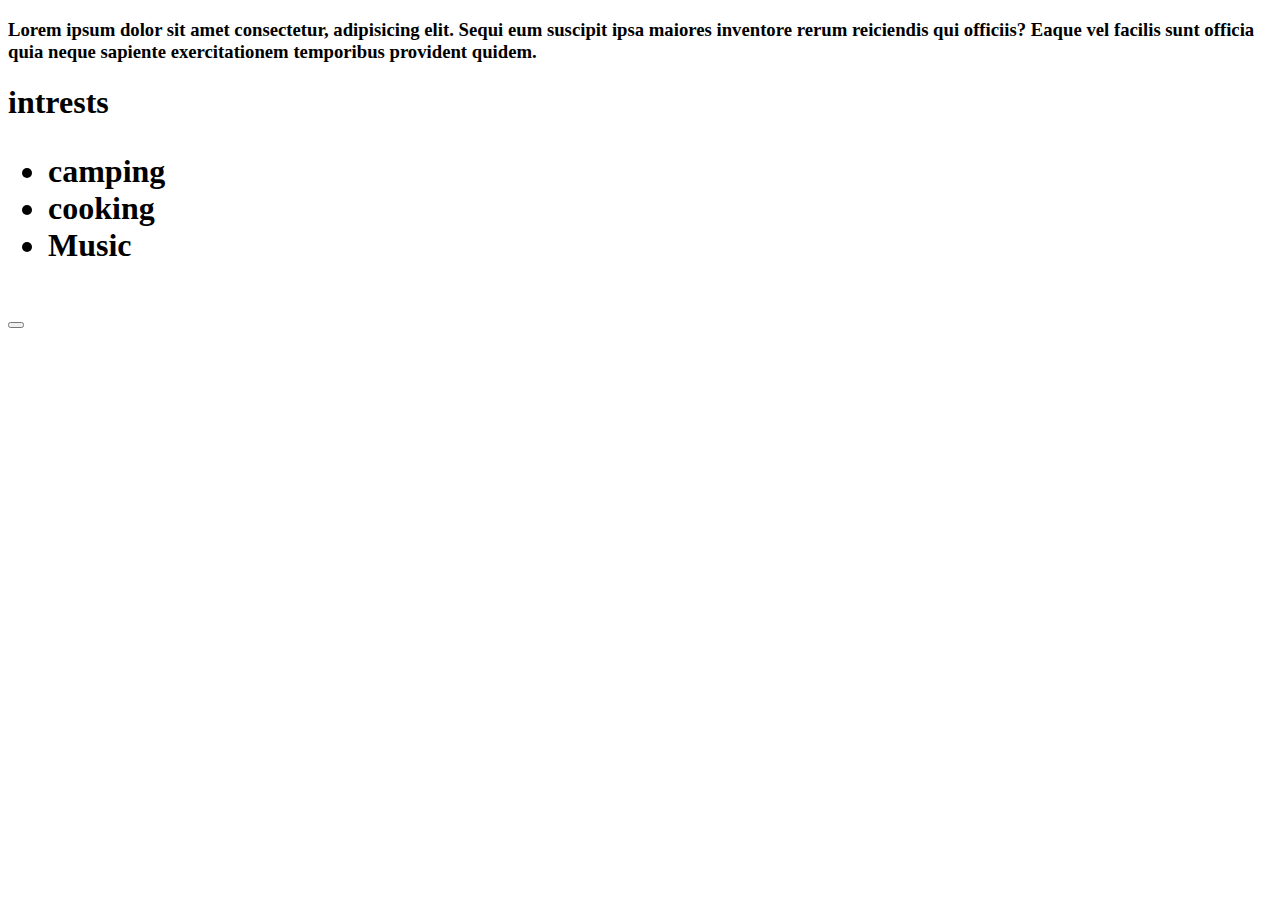
<file: index.html>
<!DOCTYPE html>
<html lang='en'>
<meta>
<title>Biography</title>
<head>
</head>
<body>

    <header>
        <h3>Lorem ipsum dolor sit amet consectetur, adipisicing elit. Sequi eum suscipit ipsa maiores inventore rerum reiciendis qui officiis? Eaque vel facilis sunt officia quia neque sapiente exercitationem temporibus provident quidem.</h3></header>
        <h1>intrests<h1>
            <ul>
                <li>camping</li>
                <li>cooking</li>
                <li>Music</li>
            </ul>


            <button></button>


  


    



</body>
















</html>
</file>
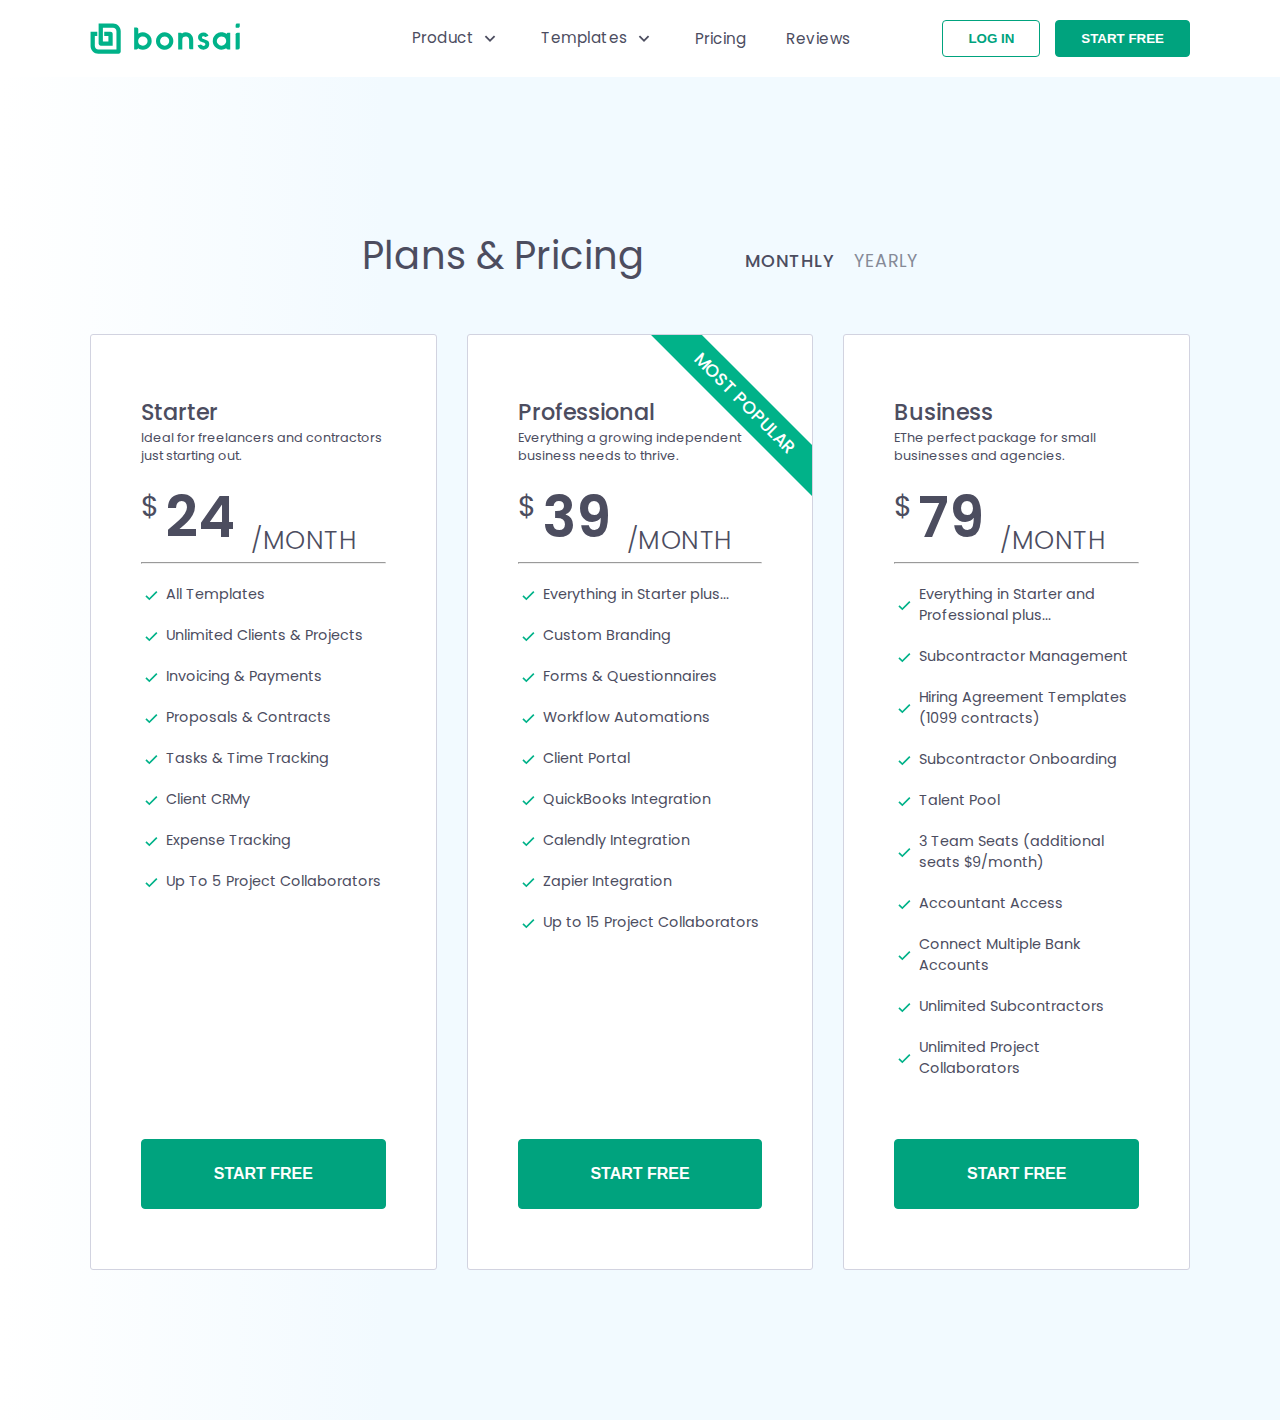
<file: Bonsai/Bonsai/index.html>
<!DOCTYPE html>
<html lang="en">

<head>
    <meta charset="UTF-8">
    <meta name="viewport" content="width=device-width, initial-scale=1.0">
    <title>Document</title>
    <link rel="stylesheet" href="style.css">
</head>

<body>
    <header>
        <nav>
            <img class="logo" src="images/logo.svg" alt="Bonsai logo">
            <ul>
                <li>
                    <a class="navigation-link dropdown" href="#">
                        <span>Product</span>
                        <svg xmlns="http://www.w3.org/2000/svg" width="22" height="22" viewBox="0 0 24 24">
                            <path d="M16.293 9.293 12 13.586 7.707 9.293l-1.414 1.414L12 16.414l5.707-5.707z"></path>
                        </svg>
                    </a>
                </li>
                <li>
                    <a class="navigation-link dropdown" href="#">
                        <span>Templates</span>
                        <svg xmlns="http://www.w3.org/2000/svg" width="22" height="22" viewBox="0 0 24 24">
                            <path d="M16.293 9.293 12 13.586 7.707 9.293l-1.414 1.414L12 16.414l5.707-5.707z"></path>
                        </svg>
                    </a>
                </li>
                <li><a class="navigation-link" href="#">Pricing</a></li>
                <li><a class="navigation-link" href="#">Reviews</a></li>
            </ul>
            <div class="cta-container">
                <button class="btn btn-secondary">Log In</button>
                <button class="btn btn-primary">Start Free</button>
            </div>
        </nav>
    </header>

    <main>
        <div class="hero-container">
            <h1 class="main-title">Plans & Pricing</h1>
            <div class="filters-container">
                <span id="monthly">Monthly</span>
                <span id="yearly">Yearly</span>
            </div>
        </div>

        <div class="features-container">
            <div class="card">
                <div>
                    <h3 class="card-title">Starter</h3>
                    <p class="card-description">Ideal for freelancers and contractors <br> just starting out.</p>
                    <h2 class="card-price-container">
                        <span class="card-price-currency">$</span>
                        <span class="card-price">24</span>
                        <span class="card-price-duration">/month</span>
                    </h2>
                    <hr class="card-separator">
                    <ul class="card-list">
                        <li>
                            <svg xmlns="http://www.w3.org/2000/svg" width="20" height="20" viewBox="0 0 24 24">
                                <path d="m10 15.586-3.293-3.293-1.414 1.414L10 18.414l9.707-9.707-1.414-1.414z"></path>
                            </svg>
                            <span>All Templates</span>
                        </li>
                        <li>
                            <svg xmlns="http://www.w3.org/2000/svg" width="20" height="20" viewBox="0 0 24 24">
                                <path d="m10 15.586-3.293-3.293-1.414 1.414L10 18.414l9.707-9.707-1.414-1.414z"></path>
                            </svg>
                            <span>Unlimited Clients & Projects</span>
                        </li>
                        <li>
                            <svg xmlns="http://www.w3.org/2000/svg" width="20" height="20" viewBox="0 0 24 24">
                                <path d="m10 15.586-3.293-3.293-1.414 1.414L10 18.414l9.707-9.707-1.414-1.414z"></path>
                            </svg>
                            <span>Invoicing & Payments</span>
                        </li>
                        <li>
                            <svg xmlns="http://www.w3.org/2000/svg" width="20" height="20" viewBox="0 0 24 24">
                                <path d="m10 15.586-3.293-3.293-1.414 1.414L10 18.414l9.707-9.707-1.414-1.414z"></path>
                            </svg>
                            <span>Proposals & Contracts</span>
                        </li>
                        <li>
                            <svg xmlns="http://www.w3.org/2000/svg" width="20" height="20" viewBox="0 0 24 24">
                                <path d="m10 15.586-3.293-3.293-1.414 1.414L10 18.414l9.707-9.707-1.414-1.414z"></path>
                            </svg>
                            <span>Tasks & Time Tracking</span>
                        </li>
                        <li>
                            <svg xmlns="http://www.w3.org/2000/svg" width="20" height="20" viewBox="0 0 24 24">
                                <path d="m10 15.586-3.293-3.293-1.414 1.414L10 18.414l9.707-9.707-1.414-1.414z"></path>
                            </svg>
                            <span>Client CRMy</span>
                        </li>
                        <li>
                            <svg xmlns="http://www.w3.org/2000/svg" width="20" height="20" viewBox="0 0 24 24">
                                <path d="m10 15.586-3.293-3.293-1.414 1.414L10 18.414l9.707-9.707-1.414-1.414z"></path>
                            </svg>
                            <span>Expense Tracking</span>
                        </li>
                        <li>
                            <svg xmlns="http://www.w3.org/2000/svg" width="20" height="20" viewBox="0 0 24 24">
                                <path d="m10 15.586-3.293-3.293-1.414 1.414L10 18.414l9.707-9.707-1.414-1.414z"></path>
                            </svg>
                            <span>Up To 5 Project Collaborators</span>
                        </li>
                    </ul>
                </div>
                <button class="card-btn btn btn-primary">Start Free</button>
            </div>

            <div id="professional" class="card">
                <span class="card-badge">Most popular</span>
                <div>
                    <h3 class="card-title">Professional</h3>
                    <p class="card-description">Everything a growing independent <br> business needs to thrive.</p>
                    <h2 class="card-price-container">
                        <span class="card-price-currency">$</span>
                        <span class="card-price">39</span>
                        <span class="card-price-duration">/month</span>
                    </h2>
                    <hr class="card-separator">
                    <ul class="card-list">
                        <li>
                            <svg xmlns="http://www.w3.org/2000/svg" width="20" height="20" viewBox="0 0 24 24">
                                <path d="m10 15.586-3.293-3.293-1.414 1.414L10 18.414l9.707-9.707-1.414-1.414z"></path>
                            </svg>
                            <span>Everything in Starter plus...</span>
                        </li>
                        <li>
                            <svg xmlns="http://www.w3.org/2000/svg" width="20" height="20" viewBox="0 0 24 24">
                                <path d="m10 15.586-3.293-3.293-1.414 1.414L10 18.414l9.707-9.707-1.414-1.414z"></path>
                            </svg>
                            <span>Custom Branding</span>
                        </li>
                        <li>
                            <svg xmlns="http://www.w3.org/2000/svg" width="20" height="20" viewBox="0 0 24 24">
                                <path d="m10 15.586-3.293-3.293-1.414 1.414L10 18.414l9.707-9.707-1.414-1.414z"></path>
                            </svg>
                            <span>Forms & Questionnaires</span>
                        </li>
                        <li>
                            <svg xmlns="http://www.w3.org/2000/svg" width="20" height="20" viewBox="0 0 24 24">
                                <path d="m10 15.586-3.293-3.293-1.414 1.414L10 18.414l9.707-9.707-1.414-1.414z"></path>
                            </svg>
                            <span>Workflow Automations</span>
                        </li>
                        <li>
                            <svg xmlns="http://www.w3.org/2000/svg" width="20" height="20" viewBox="0 0 24 24">
                                <path d="m10 15.586-3.293-3.293-1.414 1.414L10 18.414l9.707-9.707-1.414-1.414z"></path>
                            </svg>
                            <span>Client Portal</span>
                        </li>
                        <li>
                            <svg xmlns="http://www.w3.org/2000/svg" width="20" height="20" viewBox="0 0 24 24">
                                <path d="m10 15.586-3.293-3.293-1.414 1.414L10 18.414l9.707-9.707-1.414-1.414z"></path>
                            </svg>
                            <span>QuickBooks Integration</span>
                        </li>
                        <li>
                            <svg xmlns="http://www.w3.org/2000/svg" width="20" height="20" viewBox="0 0 24 24">
                                <path d="m10 15.586-3.293-3.293-1.414 1.414L10 18.414l9.707-9.707-1.414-1.414z"></path>
                            </svg>
                            <span>Calendly Integration</span>
                        </li>
                        <li>
                            <svg xmlns="http://www.w3.org/2000/svg" width="20" height="20" viewBox="0 0 24 24">
                                <path d="m10 15.586-3.293-3.293-1.414 1.414L10 18.414l9.707-9.707-1.414-1.414z"></path>
                            </svg>
                            <span>Zapier Integration</span>
                        </li>
                        <li>
                            <svg xmlns="http://www.w3.org/2000/svg" width="20" height="20" viewBox="0 0 24 24">
                                <path d="m10 15.586-3.293-3.293-1.414 1.414L10 18.414l9.707-9.707-1.414-1.414z"></path>
                            </svg>
                            <span>Up to 15 Project Collaborators</span>
                        </li>
                    </ul>
                </div>
                <button class="card-btn btn btn-primary">Start Free</button>
            </div>

            <div class="card">
                <div>
                    <h3 class="card-title">Business</h3>
                    <p class="card-description">EThe perfect package for small <br> businesses and agencies.</p>
                    <h2 class="card-price-container">
                        <span class="card-price-currency">$</span>
                        <span class="card-price">79</span>
                        <span class="card-price-duration">/month</span>
                    </h2>
                    <hr class="card-separator">
                    <ul class="card-list">
                        <li>
                            <svg xmlns="http://www.w3.org/2000/svg" width="20" height="20" viewBox="0 0 24 24">
                                <path d="m10 15.586-3.293-3.293-1.414 1.414L10 18.414l9.707-9.707-1.414-1.414z"></path>
                            </svg>
                            <span>Everything in Starter and Professional plus...</span>
                        </li>
                        <li>
                            <svg xmlns="http://www.w3.org/2000/svg" width="20" height="20" viewBox="0 0 24 24">
                                <path d="m10 15.586-3.293-3.293-1.414 1.414L10 18.414l9.707-9.707-1.414-1.414z"></path>
                            </svg>
                            <span>Subcontractor Management</span>
                        </li>
                        <li>
                            <svg xmlns="http://www.w3.org/2000/svg" width="20" height="20" viewBox="0 0 24 24">
                                <path d="m10 15.586-3.293-3.293-1.414 1.414L10 18.414l9.707-9.707-1.414-1.414z"></path>
                            </svg>
                            <span>Hiring Agreement Templates (1099 contracts)</span>
                        </li>
                        <li>
                            <svg xmlns="http://www.w3.org/2000/svg" width="20" height="20" viewBox="0 0 24 24">
                                <path d="m10 15.586-3.293-3.293-1.414 1.414L10 18.414l9.707-9.707-1.414-1.414z"></path>
                            </svg>
                            <span>Subcontractor Onboarding</span>
                        </li>
                        <li>
                            <svg xmlns="http://www.w3.org/2000/svg" width="20" height="20" viewBox="0 0 24 24">
                                <path d="m10 15.586-3.293-3.293-1.414 1.414L10 18.414l9.707-9.707-1.414-1.414z"></path>
                            </svg>
                            <span>Talent Pool</span>
                        </li>
                        <li>
                            <svg xmlns="http://www.w3.org/2000/svg" width="20" height="20" viewBox="0 0 24 24">
                                <path d="m10 15.586-3.293-3.293-1.414 1.414L10 18.414l9.707-9.707-1.414-1.414z"></path>
                            </svg>
                            <span>3 Team Seats (additional seats $9/month)</span>
                        </li>
                        <li>
                            <svg xmlns="http://www.w3.org/2000/svg" width="20" height="20" viewBox="0 0 24 24">
                                <path d="m10 15.586-3.293-3.293-1.414 1.414L10 18.414l9.707-9.707-1.414-1.414z"></path>
                            </svg>
                            <span>Accountant Access</span>
                        </li>
                        <li>
                            <svg xmlns="http://www.w3.org/2000/svg" width="20" height="20" viewBox="0 0 24 24">
                                <path d="m10 15.586-3.293-3.293-1.414 1.414L10 18.414l9.707-9.707-1.414-1.414z"></path>
                            </svg>
                            <span>Connect Multiple Bank Accounts</span>
                        </li>
                        <li>
                            <svg xmlns="http://www.w3.org/2000/svg" width="20" height="20" viewBox="0 0 24 24">
                                <path d="m10 15.586-3.293-3.293-1.414 1.414L10 18.414l9.707-9.707-1.414-1.414z"></path>
                            </svg>
                            <span>Unlimited Subcontractors</span>
                        </li>
                        <li>
                            <svg xmlns="http://www.w3.org/2000/svg" width="20" height="20" viewBox="0 0 24 24">
                                <path d="m10 15.586-3.293-3.293-1.414 1.414L10 18.414l9.707-9.707-1.414-1.414z"></path>
                            </svg>
                            <span>Unlimited Project Collaborators</span>
                        </li>
                    </ul>
                </div>
                <button class="card-btn btn btn-primary">Start Free</button>
            </div>


        </div>
    </main>
</body>

</html>
</file>
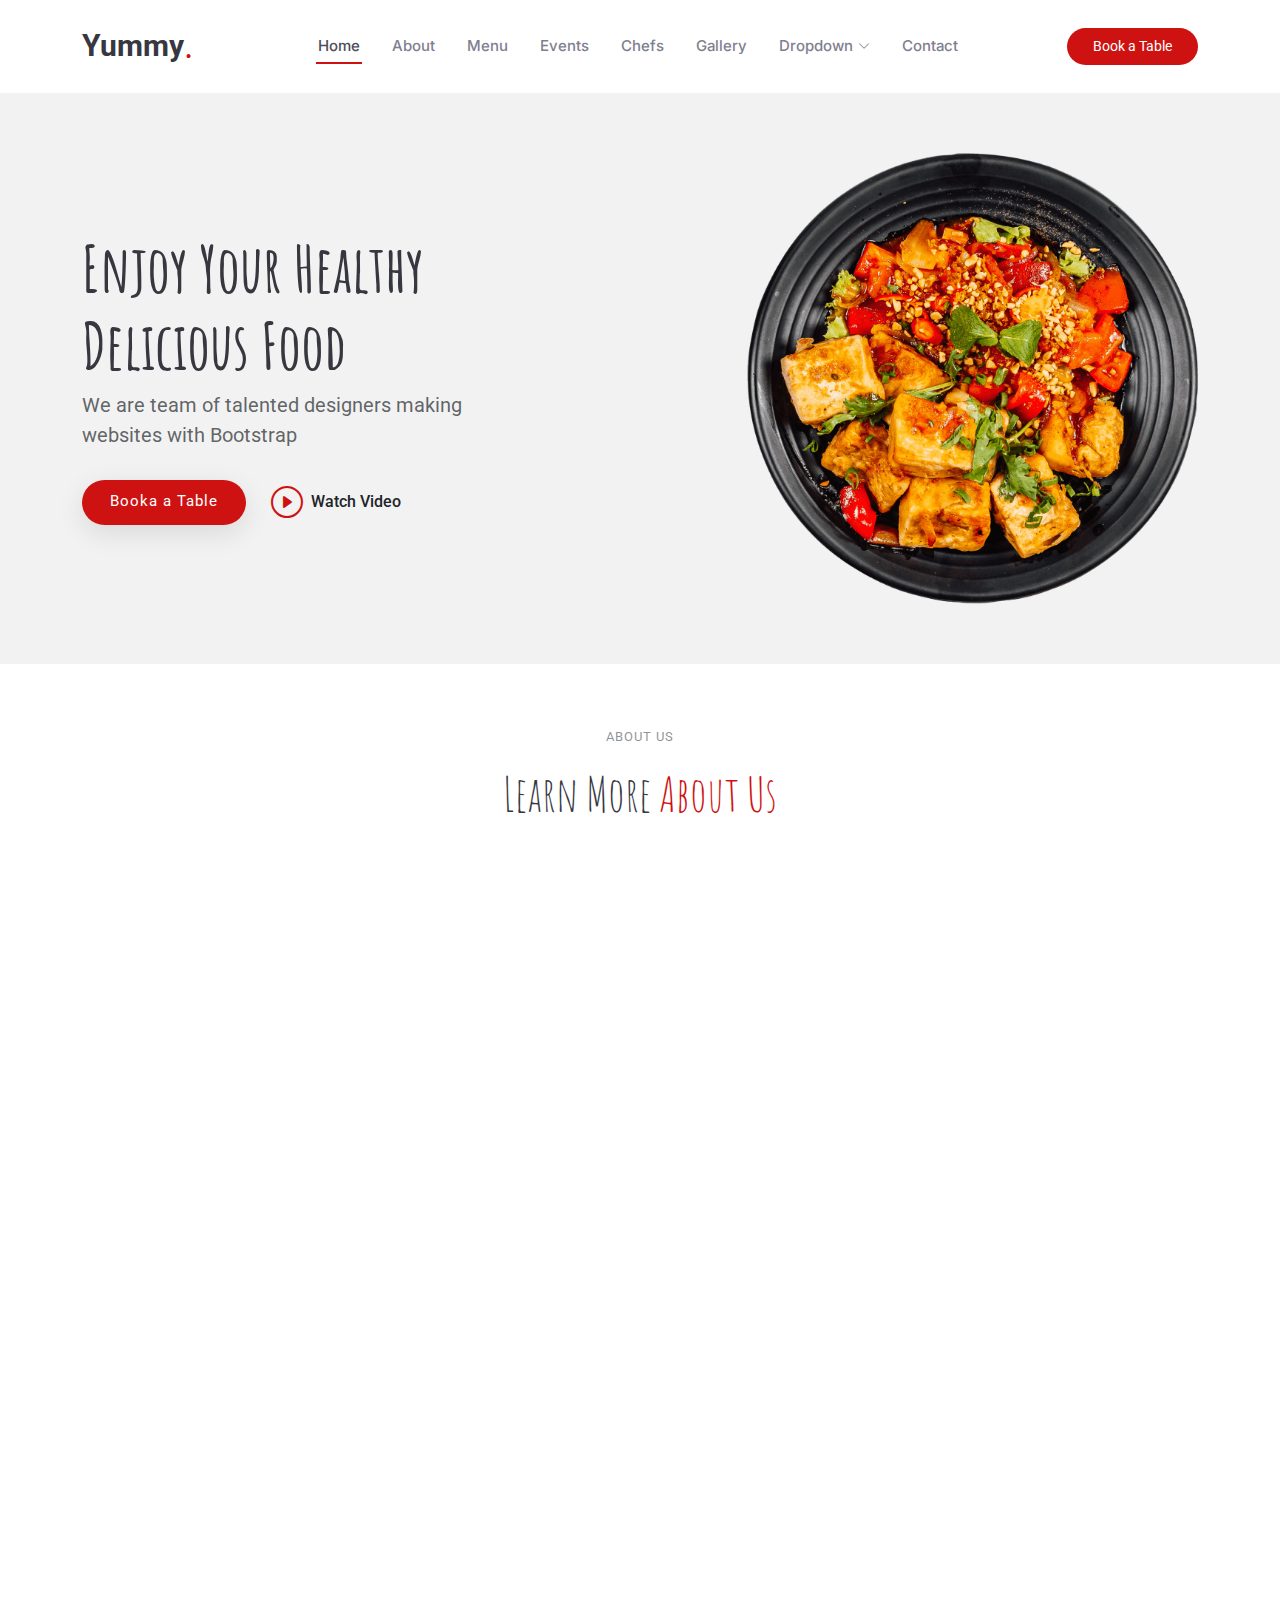
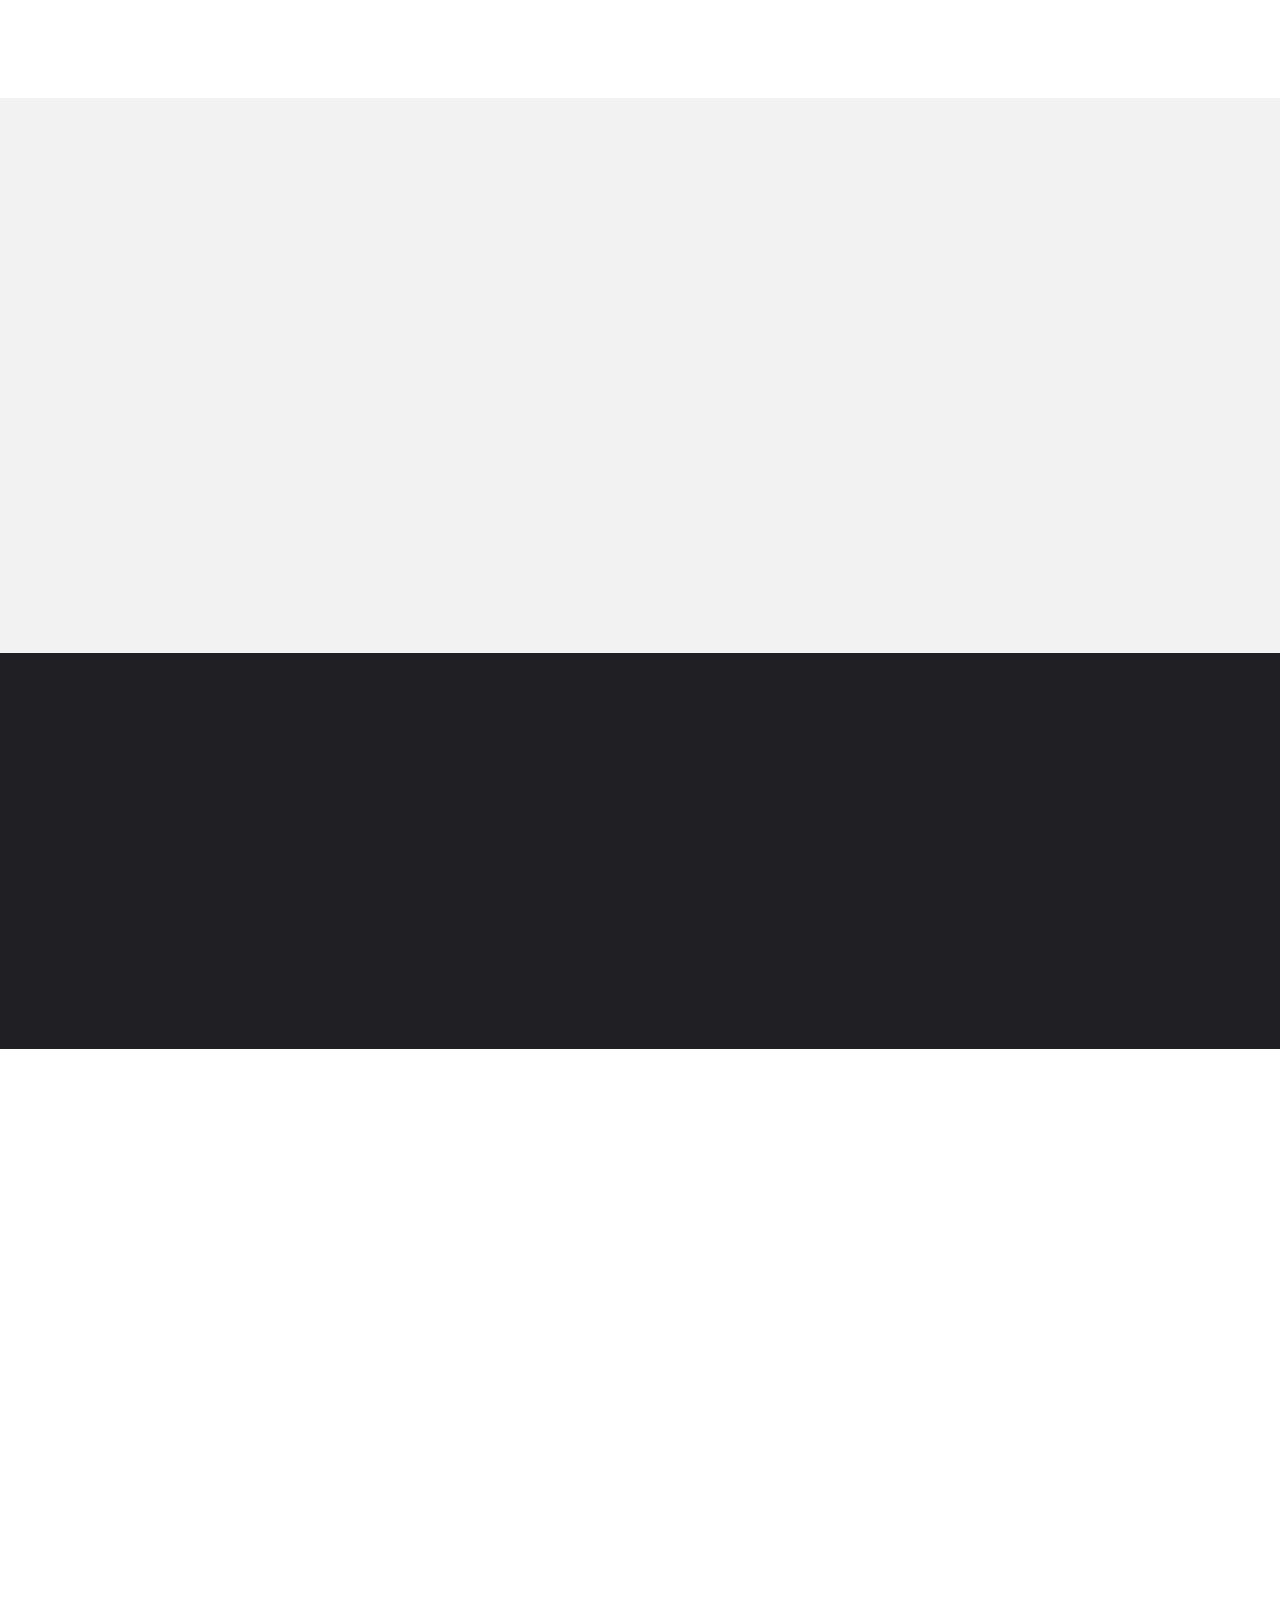
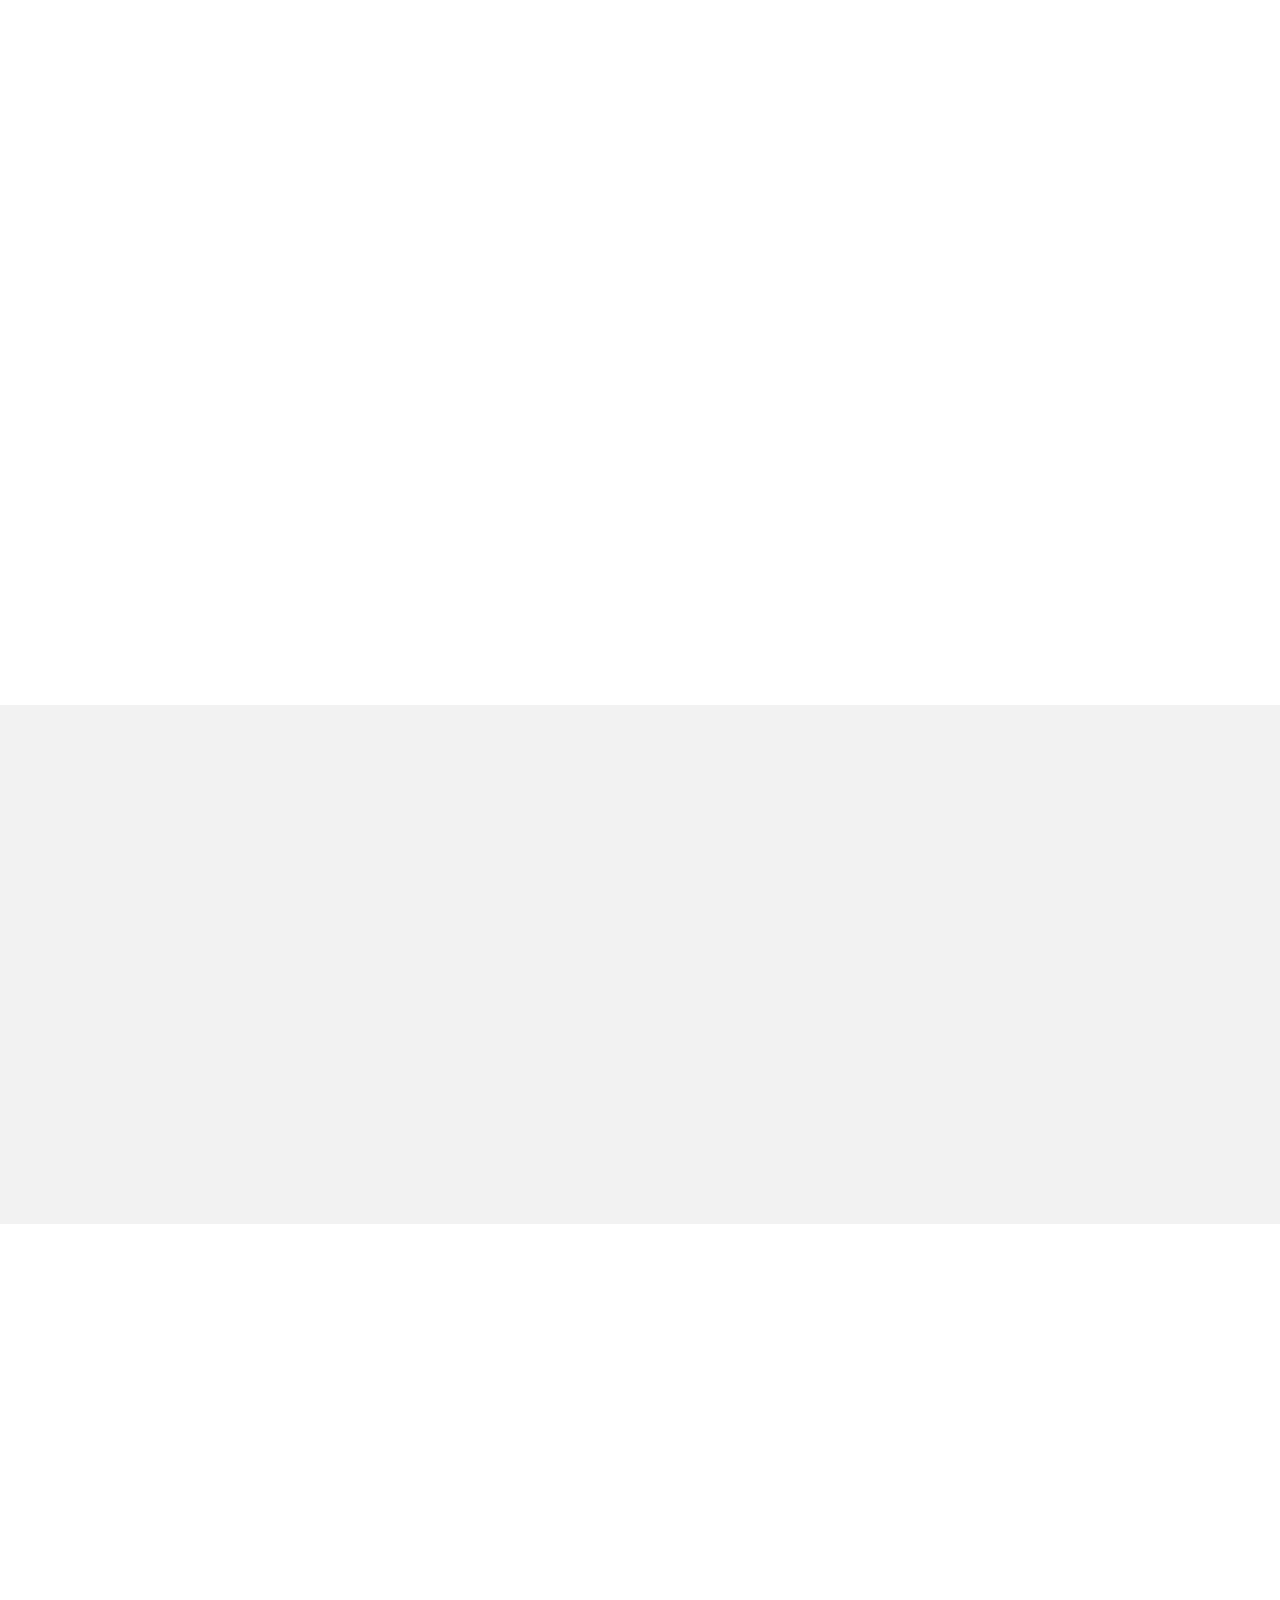
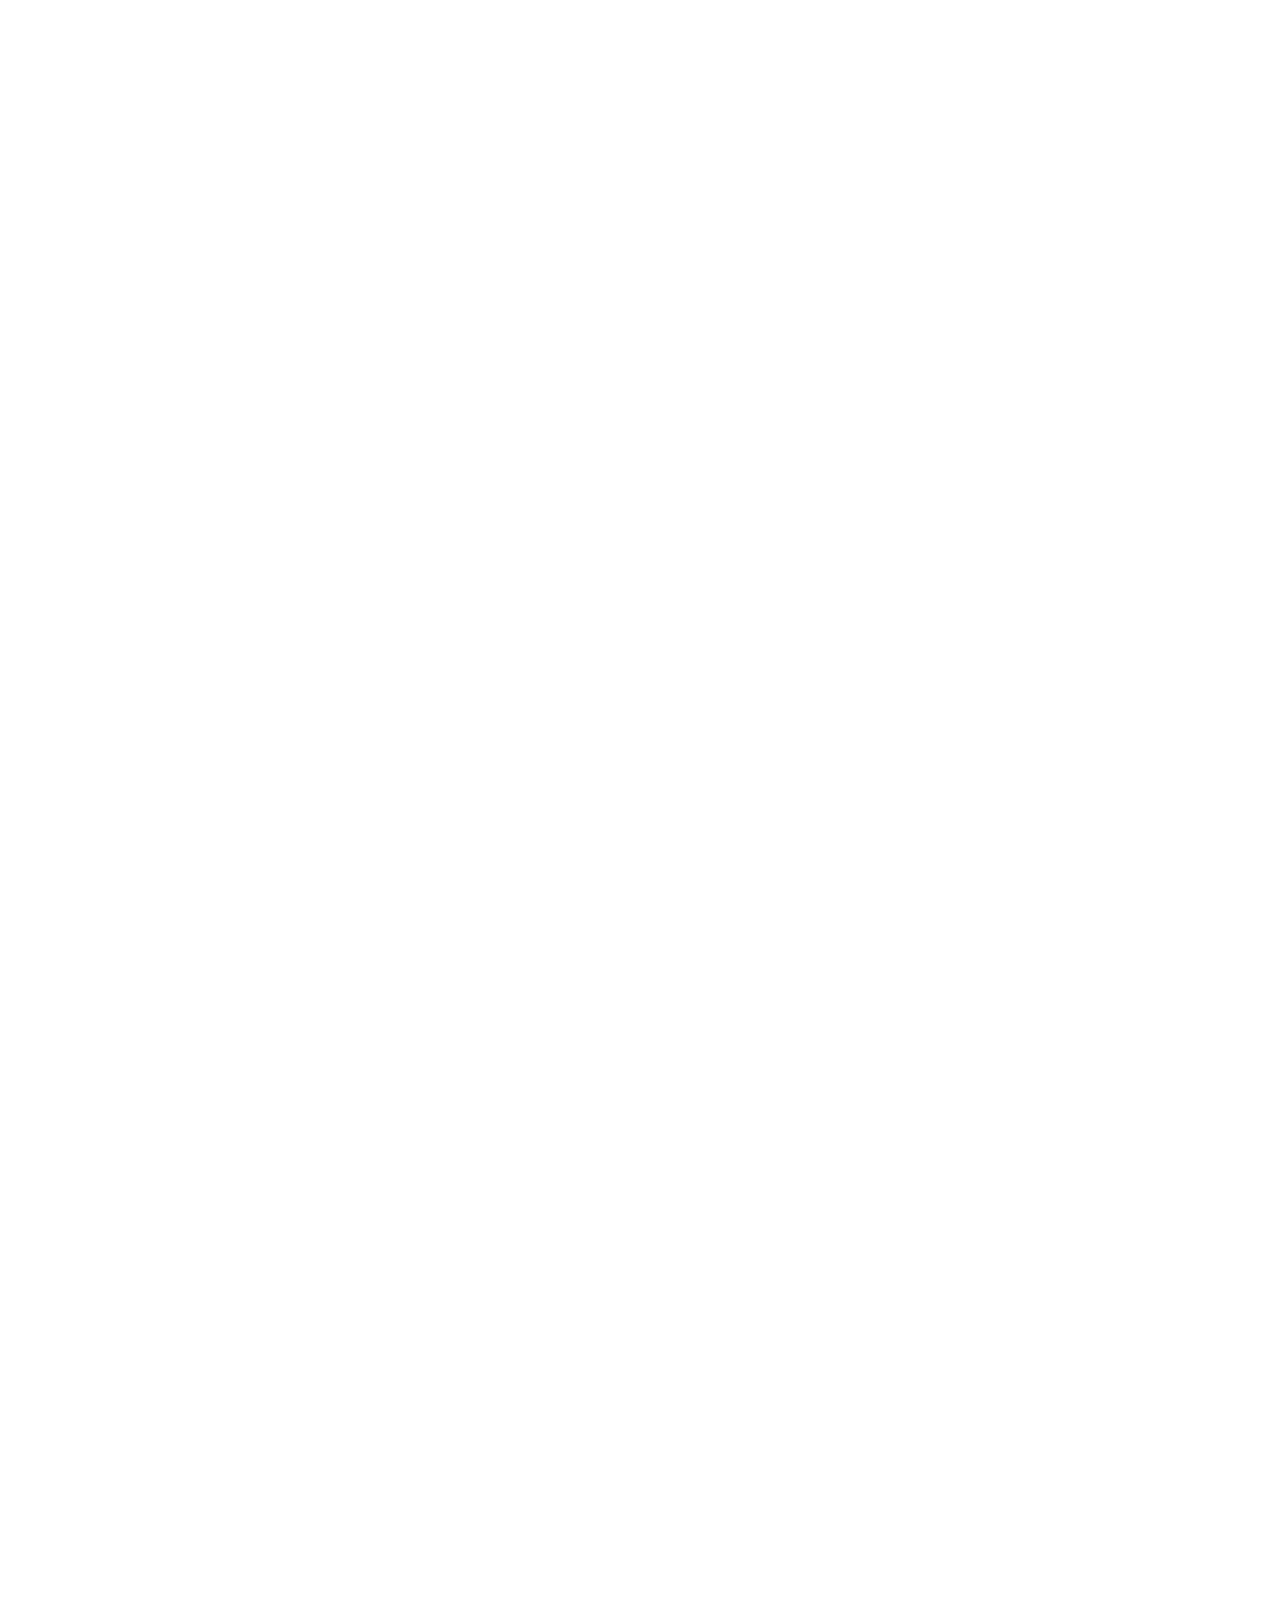
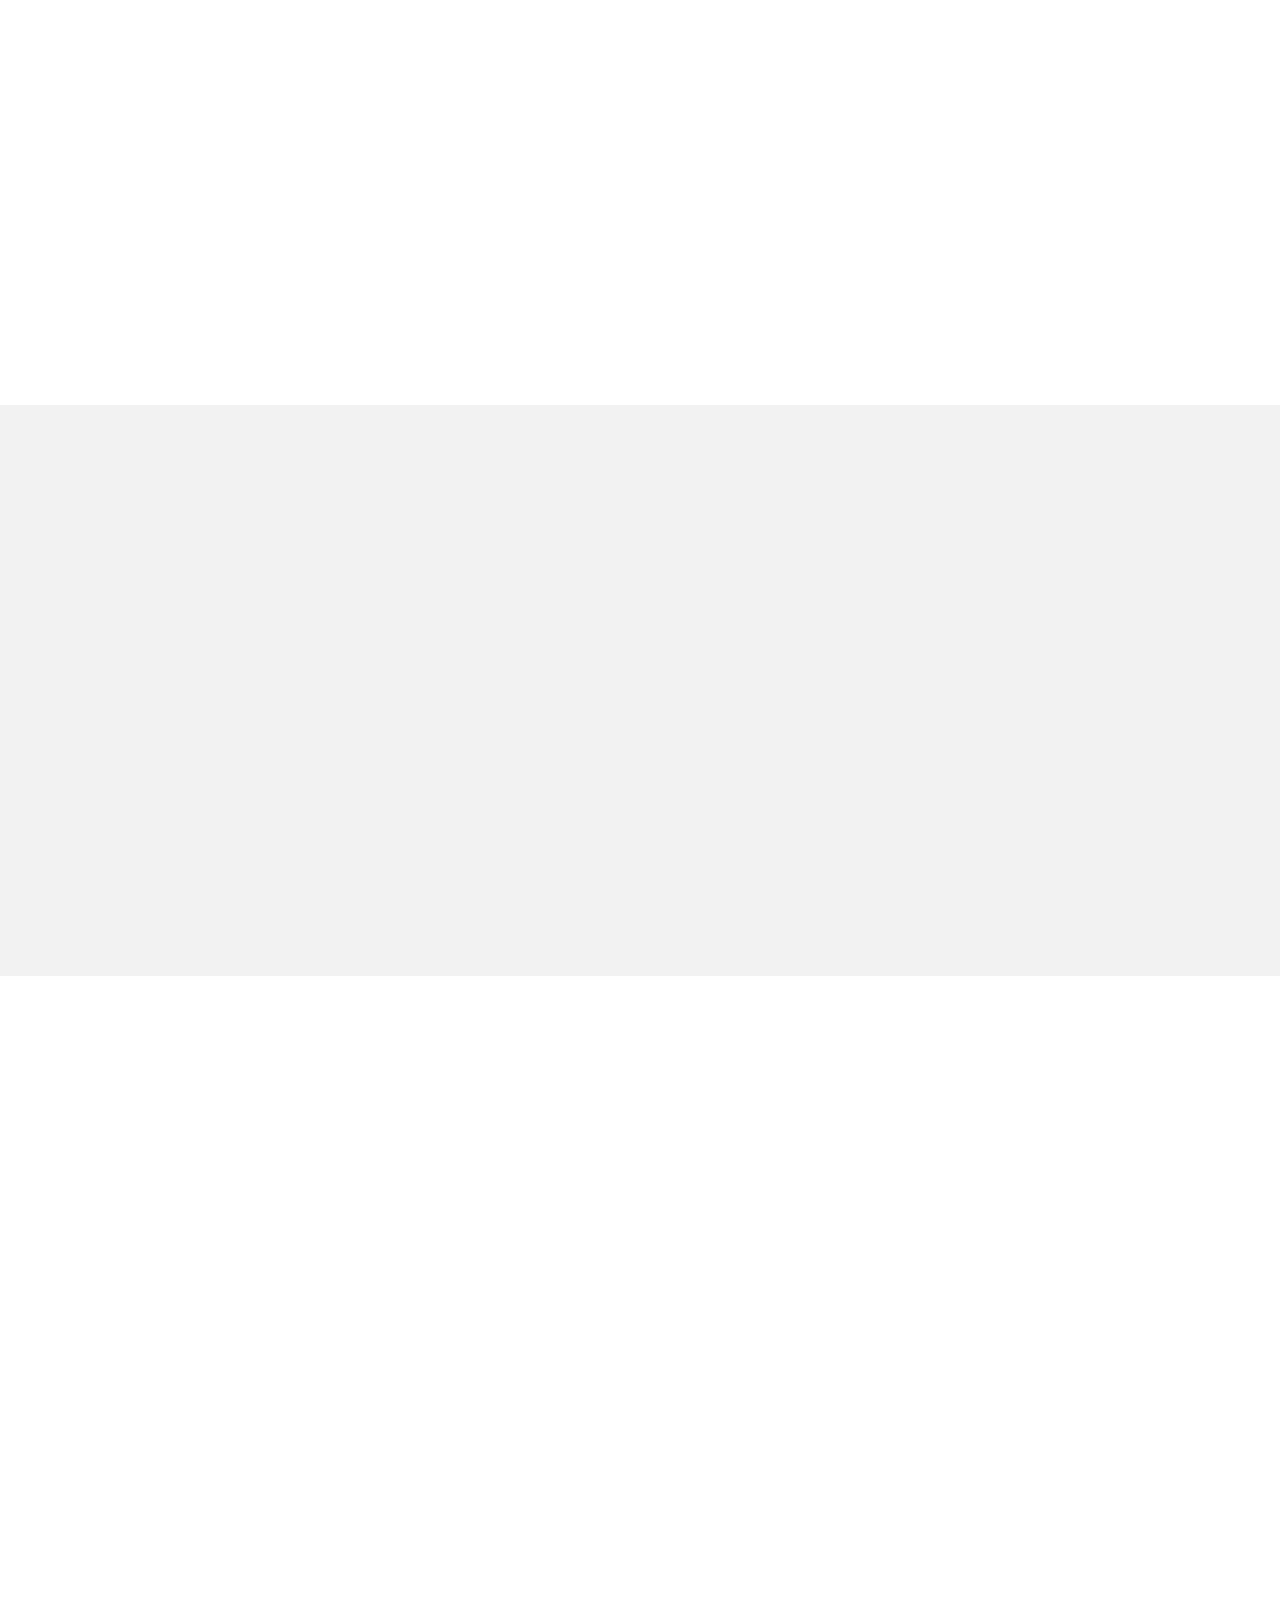
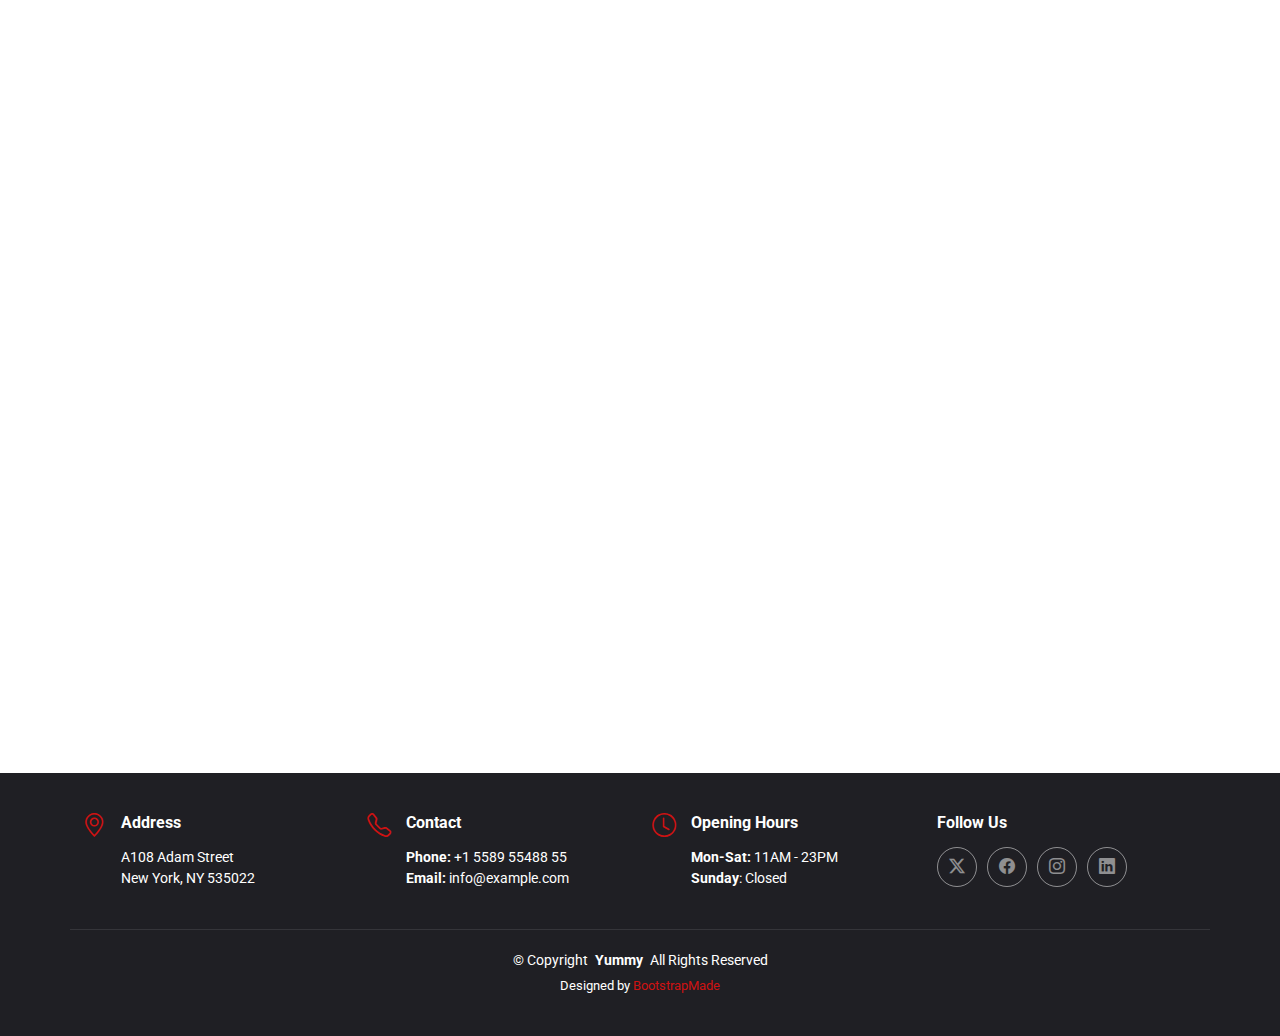
<file: Yummy/Yummy/index.html>
<!DOCTYPE html>
<html lang="en">

<head>
  <meta charset="utf-8">
  <meta content="width=device-width, initial-scale=1.0" name="viewport">
  <title>Index - Yummy Bootstrap Template</title>
  <meta name="description" content="">
  <meta name="keywords" content="">

  <!-- Favicons -->
  <link href="assets/img/favicon.png" rel="icon">
  <link href="assets/img/apple-touch-icon.png" rel="apple-touch-icon">

  <!-- Fonts -->
  <link href="https://fonts.googleapis.com" rel="preconnect">
  <link href="https://fonts.gstatic.com" rel="preconnect" crossorigin>
  <link href="https://fonts.googleapis.com/css2?family=Roboto:ital,wght@0,100;0,300;0,400;0,500;0,700;0,900;1,100;1,300;1,400;1,500;1,700;1,900&family=Inter:wght@100;200;300;400;500;600;700;800;900&family=Amatic+SC:wght@400;700&display=swap" rel="stylesheet">

  <!-- Vendor CSS Files -->
  <link href="assets/vendor/bootstrap/css/bootstrap.min.css" rel="stylesheet">
  <link href="assets/vendor/bootstrap-icons/bootstrap-icons.css" rel="stylesheet">
  <link href="assets/vendor/aos/aos.css" rel="stylesheet">
  <link href="assets/vendor/glightbox/css/glightbox.min.css" rel="stylesheet">
  <link href="assets/vendor/swiper/swiper-bundle.min.css" rel="stylesheet">

  <!-- Main CSS File -->
  <link href="assets/css/main.css" rel="stylesheet">

  <!-- =======================================================
  * Template Name: Yummy
  * Template URL: https://bootstrapmade.com/yummy-bootstrap-restaurant-website-template/
  * Updated: Aug 07 2024 with Bootstrap v5.3.3
  * Author: BootstrapMade.com
  * License: https://bootstrapmade.com/license/
  ======================================================== -->
</head>

<body class="index-page">

  <header id="header" class="header d-flex align-items-center sticky-top">
    <div class="container position-relative d-flex align-items-center justify-content-between">

      <a href="index.html" class="logo d-flex align-items-center me-auto me-xl-0">
        <!-- Uncomment the line below if you also wish to use an image logo -->
        <!-- <img src="assets/img/logo.png" alt=""> -->
        <h1 class="sitename">Yummy</h1>
        <span>.</span>
      </a>

      <nav id="navmenu" class="navmenu">
        <ul>
          <li><a href="#hero" class="active">Home<br></a></li>
          <li><a href="#about">About</a></li>
          <li><a href="#menu">Menu</a></li>
          <li><a href="#events">Events</a></li>
          <li><a href="#chefs">Chefs</a></li>
          <li><a href="#gallery">Gallery</a></li>
          <li class="dropdown"><a href="#"><span>Dropdown</span> <i class="bi bi-chevron-down toggle-dropdown"></i></a>
            <ul>
              <li><a href="#">Dropdown 1</a></li>
              <li class="dropdown"><a href="#"><span>Deep Dropdown</span> <i class="bi bi-chevron-down toggle-dropdown"></i></a>
                <ul>
                  <li><a href="#">Deep Dropdown 1</a></li>
                  <li><a href="#">Deep Dropdown 2</a></li>
                  <li><a href="#">Deep Dropdown 3</a></li>
                  <li><a href="#">Deep Dropdown 4</a></li>
                  <li><a href="#">Deep Dropdown 5</a></li>
                </ul>
              </li>
              <li><a href="#">Dropdown 2</a></li>
              <li><a href="#">Dropdown 3</a></li>
              <li><a href="#">Dropdown 4</a></li>
            </ul>
          </li>
          <li><a href="#contact">Contact</a></li>
        </ul>
        <i class="mobile-nav-toggle d-xl-none bi bi-list"></i>
      </nav>

      <a class="btn-getstarted" href="index.html#book-a-table">Book a Table</a>

    </div>
  </header>

  <main class="main">

    <!-- Hero Section -->
    <section id="hero" class="hero section light-background">

      <div class="container">
        <div class="row gy-4 justify-content-center justify-content-lg-between">
          <div class="col-lg-5 order-2 order-lg-1 d-flex flex-column justify-content-center">
            <h1 data-aos="fade-up">Enjoy Your Healthy<br>Delicious Food</h1>
            <p data-aos="fade-up" data-aos-delay="100">We are team of talented designers making websites with Bootstrap</p>
            <div class="d-flex" data-aos="fade-up" data-aos-delay="200">
              <a href="#book-a-table" class="btn-get-started">Booka a Table</a>
              <a href="https://www.youtube.com/watch?v=Y7f98aduVJ8" class="glightbox btn-watch-video d-flex align-items-center"><i class="bi bi-play-circle"></i><span>Watch Video</span></a>
            </div>
          </div>
          <div class="col-lg-5 order-1 order-lg-2 hero-img" data-aos="zoom-out">
            <img src="assets/img/hero-img.png" class="img-fluid animated" alt="">
          </div>
        </div>
      </div>

    </section><!-- /Hero Section -->

    <!-- About Section -->
    <section id="about" class="about section">

      <!-- Section Title -->
      <div class="container section-title" data-aos="fade-up">
        <h2>About Us<br></h2>
        <p><span>Learn More</span> <span class="description-title">About Us</span></p>
      </div><!-- End Section Title -->

      <div class="container">

        <div class="row gy-4">
          <div class="col-lg-7" data-aos="fade-up" data-aos-delay="100">
            <img src="assets/img/about.jpg" class="img-fluid mb-4" alt="">
            <div class="book-a-table">
              <h3>Book a Table</h3>
              <p>+1 5589 55488 55</p>
            </div>
          </div>
          <div class="col-lg-5" data-aos="fade-up" data-aos-delay="250">
            <div class="content ps-0 ps-lg-5">
              <p class="fst-italic">
                Lorem ipsum dolor sit amet, consectetur adipiscing elit, sed do eiusmod tempor incididunt ut labore et dolore
                magna aliqua.
              </p>
              <ul>
                <li><i class="bi bi-check-circle-fill"></i> <span>Ullamco laboris nisi ut aliquip ex ea commodo consequat.</span></li>
                <li><i class="bi bi-check-circle-fill"></i> <span>Duis aute irure dolor in reprehenderit in voluptate velit.</span></li>
                <li><i class="bi bi-check-circle-fill"></i> <span>Ullamco laboris nisi ut aliquip ex ea commodo consequat. Duis aute irure dolor in reprehenderit in voluptate trideta storacalaperda mastiro dolore eu fugiat nulla pariatur.</span></li>
              </ul>
              <p>
                Ullamco laboris nisi ut aliquip ex ea commodo consequat. Duis aute irure dolor in reprehenderit in voluptate
                velit esse cillum dolore eu fugiat nulla pariatur. Excepteur sint occaecat cupidatat non proident
              </p>

              <div class="position-relative mt-4">
                <img src="assets/img/about-2.jpg" class="img-fluid" alt="">
                <a href="https://www.youtube.com/watch?v=Y7f98aduVJ8" class="glightbox pulsating-play-btn"></a>
              </div>
            </div>
          </div>
        </div>

      </div>

    </section><!-- /About Section -->

    <!-- Why Us Section -->
    <section id="why-us" class="why-us section light-background">

      <div class="container">

        <div class="row gy-4">

          <div class="col-lg-4" data-aos="fade-up" data-aos-delay="100">
            <div class="why-box">
              <h3>Why Choose Yummy</h3>
              <p>
                Lorem ipsum dolor sit amet, consectetur adipiscing elit, sed do eiusmod tempor incididunt ut labore et dolore magna aliqua. Duis aute irure dolor in reprehenderit
                Asperiores dolores sed et. Tenetur quia eos. Autem tempore quibusdam vel necessitatibus optio ad corporis.
              </p>
              <div class="text-center">
                <a href="#" class="more-btn"><span>Learn More</span> <i class="bi bi-chevron-right"></i></a>
              </div>
            </div>
          </div><!-- End Why Box -->

          <div class="col-lg-8 d-flex align-items-stretch">
            <div class="row gy-4" data-aos="fade-up" data-aos-delay="200">

              <div class="col-xl-4">
                <div class="icon-box d-flex flex-column justify-content-center align-items-center">
                  <i class="bi bi-clipboard-data"></i>
                  <h4>Corporis voluptates officia eiusmod</h4>
                  <p>Consequuntur sunt aut quasi enim aliquam quae harum pariatur laboris nisi ut aliquip</p>
                </div>
              </div><!-- End Icon Box -->

              <div class="col-xl-4" data-aos="fade-up" data-aos-delay="300">
                <div class="icon-box d-flex flex-column justify-content-center align-items-center">
                  <i class="bi bi-gem"></i>
                  <h4>Ullamco laboris ladore lore pan</h4>
                  <p>Excepteur sint occaecat cupidatat non proident, sunt in culpa qui officia deserunt</p>
                </div>
              </div><!-- End Icon Box -->

              <div class="col-xl-4" data-aos="fade-up" data-aos-delay="400">
                <div class="icon-box d-flex flex-column justify-content-center align-items-center">
                  <i class="bi bi-inboxes"></i>
                  <h4>Labore consequatur incidid dolore</h4>
                  <p>Aut suscipit aut cum nemo deleniti aut omnis. Doloribus ut maiores omnis facere</p>
                </div>
              </div><!-- End Icon Box -->

            </div>
          </div>

        </div>

      </div>

    </section><!-- /Why Us Section -->

    <!-- Stats Section -->
    <section id="stats" class="stats section dark-background">

      <img src="assets/img/stats-bg.jpg" alt="" data-aos="fade-in">

      <div class="container position-relative" data-aos="fade-up" data-aos-delay="100">

        <div class="row gy-4">

          <div class="col-lg-3 col-md-6">
            <div class="stats-item text-center w-100 h-100">
              <span data-purecounter-start="0" data-purecounter-end="232" data-purecounter-duration="1" class="purecounter"></span>
              <p>Clients</p>
            </div>
          </div><!-- End Stats Item -->

          <div class="col-lg-3 col-md-6">
            <div class="stats-item text-center w-100 h-100">
              <span data-purecounter-start="0" data-purecounter-end="521" data-purecounter-duration="1" class="purecounter"></span>
              <p>Projects</p>
            </div>
          </div><!-- End Stats Item -->

          <div class="col-lg-3 col-md-6">
            <div class="stats-item text-center w-100 h-100">
              <span data-purecounter-start="0" data-purecounter-end="1453" data-purecounter-duration="1" class="purecounter"></span>
              <p>Hours Of Support</p>
            </div>
          </div><!-- End Stats Item -->

          <div class="col-lg-3 col-md-6">
            <div class="stats-item text-center w-100 h-100">
              <span data-purecounter-start="0" data-purecounter-end="32" data-purecounter-duration="1" class="purecounter"></span>
              <p>Workers</p>
            </div>
          </div><!-- End Stats Item -->

        </div>

      </div>

    </section><!-- /Stats Section -->

    <!-- Menu Section -->
    <section id="menu" class="menu section">

      <!-- Section Title -->
      <div class="container section-title" data-aos="fade-up">
        <h2>Our Menu</h2>
        <p><span>Check Our</span> <span class="description-title">Yummy Menu</span></p>
      </div><!-- End Section Title -->

      <div class="container">

        <ul class="nav nav-tabs d-flex justify-content-center" data-aos="fade-up" data-aos-delay="100">

          <li class="nav-item">
            <a class="nav-link active show" data-bs-toggle="tab" data-bs-target="#menu-starters">
              <h4>Starters</h4>
            </a>
          </li><!-- End tab nav item -->

          <li class="nav-item">
            <a class="nav-link" data-bs-toggle="tab" data-bs-target="#menu-breakfast">
              <h4>Breakfast</h4>
            </a><!-- End tab nav item -->

          </li>
          <li class="nav-item">
            <a class="nav-link" data-bs-toggle="tab" data-bs-target="#menu-lunch">
              <h4>Lunch</h4>
            </a>
          </li><!-- End tab nav item -->

          <li class="nav-item">
            <a class="nav-link" data-bs-toggle="tab" data-bs-target="#menu-dinner">
              <h4>Dinner</h4>
            </a>
          </li><!-- End tab nav item -->

        </ul>

        <div class="tab-content" data-aos="fade-up" data-aos-delay="200">

          <div class="tab-pane fade active show" id="menu-starters">

            <div class="tab-header text-center">
              <p>Menu</p>
              <h3>Starters</h3>
            </div>

            <div class="row gy-5">

              <div class="col-lg-4 menu-item">
                <a href="assets/img/menu/menu-item-1.png" class="glightbox"><img src="assets/img/menu/menu-item-1.png" class="menu-img img-fluid" alt=""></a>
                <h4>Magnam Tiste</h4>
                <p class="ingredients">
                  Lorem, deren, trataro, filede, nerada
                </p>
                <p class="price">
                  $5.95
                </p>
              </div><!-- Menu Item -->

              <div class="col-lg-4 menu-item">
                <a href="assets/img/menu/menu-item-2.png" class="glightbox"><img src="assets/img/menu/menu-item-2.png" class="menu-img img-fluid" alt=""></a>
                <h4>Aut Luia</h4>
                <p class="ingredients">
                  Lorem, deren, trataro, filede, nerada
                </p>
                <p class="price">
                  $14.95
                </p>
              </div><!-- Menu Item -->

              <div class="col-lg-4 menu-item">
                <a href="assets/img/menu/menu-item-3.png" class="glightbox"><img src="assets/img/menu/menu-item-3.png" class="menu-img img-fluid" alt=""></a>
                <h4>Est Eligendi</h4>
                <p class="ingredients">
                  Lorem, deren, trataro, filede, nerada
                </p>
                <p class="price">
                  $8.95
                </p>
              </div><!-- Menu Item -->

              <div class="col-lg-4 menu-item">
                <a href="assets/img/menu/menu-item-4.png" class="glightbox"><img src="assets/img/menu/menu-item-4.png" class="menu-img img-fluid" alt=""></a>
                <h4>Eos Luibusdam</h4>
                <p class="ingredients">
                  Lorem, deren, trataro, filede, nerada
                </p>
                <p class="price">
                  $12.95
                </p>
              </div><!-- Menu Item -->

              <div class="col-lg-4 menu-item">
                <a href="assets/img/menu/menu-item-5.png" class="glightbox"><img src="assets/img/menu/menu-item-5.png" class="menu-img img-fluid" alt=""></a>
                <h4>Eos Luibusdam</h4>
                <p class="ingredients">
                  Lorem, deren, trataro, filede, nerada
                </p>
                <p class="price">
                  $12.95
                </p>
              </div><!-- Menu Item -->

              <div class="col-lg-4 menu-item">
                <a href="assets/img/menu/menu-item-6.png" class="glightbox"><img src="assets/img/menu/menu-item-6.png" class="menu-img img-fluid" alt=""></a>
                <h4>Laboriosam Direva</h4>
                <p class="ingredients">
                  Lorem, deren, trataro, filede, nerada
                </p>
                <p class="price">
                  $9.95
                </p>
              </div><!-- Menu Item -->

            </div>
          </div><!-- End Starter Menu Content -->

          <div class="tab-pane fade" id="menu-breakfast">

            <div class="tab-header text-center">
              <p>Menu</p>
              <h3>Breakfast</h3>
            </div>

            <div class="row gy-5">

              <div class="col-lg-4 menu-item">
                <a href="assets/img/menu/menu-item-1.png" class="glightbox"><img src="assets/img/menu/menu-item-1.png" class="menu-img img-fluid" alt=""></a>
                <h4>Magnam Tiste</h4>
                <p class="ingredients">
                  Lorem, deren, trataro, filede, nerada
                </p>
                <p class="price">
                  $5.95
                </p>
              </div><!-- Menu Item -->

              <div class="col-lg-4 menu-item">
                <a href="assets/img/menu/menu-item-2.png" class="glightbox"><img src="assets/img/menu/menu-item-2.png" class="menu-img img-fluid" alt=""></a>
                <h4>Aut Luia</h4>
                <p class="ingredients">
                  Lorem, deren, trataro, filede, nerada
                </p>
                <p class="price">
                  $14.95
                </p>
              </div><!-- Menu Item -->

              <div class="col-lg-4 menu-item">
                <a href="assets/img/menu/menu-item-3.png" class="glightbox"><img src="assets/img/menu/menu-item-3.png" class="menu-img img-fluid" alt=""></a>
                <h4>Est Eligendi</h4>
                <p class="ingredients">
                  Lorem, deren, trataro, filede, nerada
                </p>
                <p class="price">
                  $8.95
                </p>
              </div><!-- Menu Item -->

              <div class="col-lg-4 menu-item">
                <a href="assets/img/menu/menu-item-4.png" class="glightbox"><img src="assets/img/menu/menu-item-4.png" class="menu-img img-fluid" alt=""></a>
                <h4>Eos Luibusdam</h4>
                <p class="ingredients">
                  Lorem, deren, trataro, filede, nerada
                </p>
                <p class="price">
                  $12.95
                </p>
              </div><!-- Menu Item -->

              <div class="col-lg-4 menu-item">
                <a href="assets/img/menu/menu-item-5.png" class="glightbox"><img src="assets/img/menu/menu-item-5.png" class="menu-img img-fluid" alt=""></a>
                <h4>Eos Luibusdam</h4>
                <p class="ingredients">
                  Lorem, deren, trataro, filede, nerada
                </p>
                <p class="price">
                  $12.95
                </p>
              </div><!-- Menu Item -->

              <div class="col-lg-4 menu-item">
                <a href="assets/img/menu/menu-item-6.png" class="glightbox"><img src="assets/img/menu/menu-item-6.png" class="menu-img img-fluid" alt=""></a>
                <h4>Laboriosam Direva</h4>
                <p class="ingredients">
                  Lorem, deren, trataro, filede, nerada
                </p>
                <p class="price">
                  $9.95
                </p>
              </div><!-- Menu Item -->

            </div>
          </div><!-- End Breakfast Menu Content -->

          <div class="tab-pane fade" id="menu-lunch">

            <div class="tab-header text-center">
              <p>Menu</p>
              <h3>Lunch</h3>
            </div>

            <div class="row gy-5">

              <div class="col-lg-4 menu-item">
                <a href="assets/img/menu/menu-item-1.png" class="glightbox"><img src="assets/img/menu/menu-item-1.png" class="menu-img img-fluid" alt=""></a>
                <h4>Magnam Tiste</h4>
                <p class="ingredients">
                  Lorem, deren, trataro, filede, nerada
                </p>
                <p class="price">
                  $5.95
                </p>
              </div><!-- Menu Item -->

              <div class="col-lg-4 menu-item">
                <a href="assets/img/menu/menu-item-2.png" class="glightbox"><img src="assets/img/menu/menu-item-2.png" class="menu-img img-fluid" alt=""></a>
                <h4>Aut Luia</h4>
                <p class="ingredients">
                  Lorem, deren, trataro, filede, nerada
                </p>
                <p class="price">
                  $14.95
                </p>
              </div><!-- Menu Item -->

              <div class="col-lg-4 menu-item">
                <a href="assets/img/menu/menu-item-3.png" class="glightbox"><img src="assets/img/menu/menu-item-3.png" class="menu-img img-fluid" alt=""></a>
                <h4>Est Eligendi</h4>
                <p class="ingredients">
                  Lorem, deren, trataro, filede, nerada
                </p>
                <p class="price">
                  $8.95
                </p>
              </div><!-- Menu Item -->

              <div class="col-lg-4 menu-item">
                <a href="assets/img/menu/menu-item-4.png" class="glightbox"><img src="assets/img/menu/menu-item-4.png" class="menu-img img-fluid" alt=""></a>
                <h4>Eos Luibusdam</h4>
                <p class="ingredients">
                  Lorem, deren, trataro, filede, nerada
                </p>
                <p class="price">
                  $12.95
                </p>
              </div><!-- Menu Item -->

              <div class="col-lg-4 menu-item">
                <a href="assets/img/menu/menu-item-5.png" class="glightbox"><img src="assets/img/menu/menu-item-5.png" class="menu-img img-fluid" alt=""></a>
                <h4>Eos Luibusdam</h4>
                <p class="ingredients">
                  Lorem, deren, trataro, filede, nerada
                </p>
                <p class="price">
                  $12.95
                </p>
              </div><!-- Menu Item -->

              <div class="col-lg-4 menu-item">
                <a href="assets/img/menu/menu-item-6.png" class="glightbox"><img src="assets/img/menu/menu-item-6.png" class="menu-img img-fluid" alt=""></a>
                <h4>Laboriosam Direva</h4>
                <p class="ingredients">
                  Lorem, deren, trataro, filede, nerada
                </p>
                <p class="price">
                  $9.95
                </p>
              </div><!-- Menu Item -->

            </div>
          </div><!-- End Lunch Menu Content -->

          <div class="tab-pane fade" id="menu-dinner">

            <div class="tab-header text-center">
              <p>Menu</p>
              <h3>Dinner</h3>
            </div>

            <div class="row gy-5">

              <div class="col-lg-4 menu-item">
                <a href="assets/img/menu/menu-item-1.png" class="glightbox"><img src="assets/img/menu/menu-item-1.png" class="menu-img img-fluid" alt=""></a>
                <h4>Magnam Tiste</h4>
                <p class="ingredients">
                  Lorem, deren, trataro, filede, nerada
                </p>
                <p class="price">
                  $5.95
                </p>
              </div><!-- Menu Item -->

              <div class="col-lg-4 menu-item">
                <a href="assets/img/menu/menu-item-2.png" class="glightbox"><img src="assets/img/menu/menu-item-2.png" class="menu-img img-fluid" alt=""></a>
                <h4>Aut Luia</h4>
                <p class="ingredients">
                  Lorem, deren, trataro, filede, nerada
                </p>
                <p class="price">
                  $14.95
                </p>
              </div><!-- Menu Item -->

              <div class="col-lg-4 menu-item">
                <a href="assets/img/menu/menu-item-3.png" class="glightbox"><img src="assets/img/menu/menu-item-3.png" class="menu-img img-fluid" alt=""></a>
                <h4>Est Eligendi</h4>
                <p class="ingredients">
                  Lorem, deren, trataro, filede, nerada
                </p>
                <p class="price">
                  $8.95
                </p>
              </div><!-- Menu Item -->

              <div class="col-lg-4 menu-item">
                <a href="assets/img/menu/menu-item-4.png" class="glightbox"><img src="assets/img/menu/menu-item-4.png" class="menu-img img-fluid" alt=""></a>
                <h4>Eos Luibusdam</h4>
                <p class="ingredients">
                  Lorem, deren, trataro, filede, nerada
                </p>
                <p class="price">
                  $12.95
                </p>
              </div><!-- Menu Item -->

              <div class="col-lg-4 menu-item">
                <a href="assets/img/menu/menu-item-5.png" class="glightbox"><img src="assets/img/menu/menu-item-5.png" class="menu-img img-fluid" alt=""></a>
                <h4>Eos Luibusdam</h4>
                <p class="ingredients">
                  Lorem, deren, trataro, filede, nerada
                </p>
                <p class="price">
                  $12.95
                </p>
              </div><!-- Menu Item -->

              <div class="col-lg-4 menu-item">
                <a href="assets/img/menu/menu-item-6.png" class="glightbox"><img src="assets/img/menu/menu-item-6.png" class="menu-img img-fluid" alt=""></a>
                <h4>Laboriosam Direva</h4>
                <p class="ingredients">
                  Lorem, deren, trataro, filede, nerada
                </p>
                <p class="price">
                  $9.95
                </p>
              </div><!-- Menu Item -->

            </div>
          </div><!-- End Dinner Menu Content -->

        </div>

      </div>

    </section><!-- /Menu Section -->

    <!-- Testimonials Section -->
    <section id="testimonials" class="testimonials section light-background">

      <!-- Section Title -->
      <div class="container section-title" data-aos="fade-up">
        <h2>TESTIMONIALS</h2>
        <p>What Are They <span class="description-title">Saying About Us</span></p>
      </div><!-- End Section Title -->

      <div class="container" data-aos="fade-up" data-aos-delay="100">

        <div class="swiper init-swiper">
          <script type="application/json" class="swiper-config">
            {
              "loop": true,
              "speed": 600,
              "autoplay": {
                "delay": 5000
              },
              "slidesPerView": "auto",
              "pagination": {
                "el": ".swiper-pagination",
                "type": "bullets",
                "clickable": true
              }
            }
          </script>
          <div class="swiper-wrapper">

            <div class="swiper-slide">
              <div class="testimonial-item">
                <div class="row gy-4 justify-content-center">
                  <div class="col-lg-6">
                    <div class="testimonial-content">
                      <p>
                        <i class="bi bi-quote quote-icon-left"></i>
                        <span>Proin iaculis purus consequat sem cure digni ssim donec porttitora entum suscipit rhoncus. Accusantium quam, ultricies eget id, aliquam eget nibh et. Maecen aliquam, risus at semper.</span>
                        <i class="bi bi-quote quote-icon-right"></i>
                      </p>
                      <h3>Saul Goodman</h3>
                      <h4>Ceo &amp; Founder</h4>
                      <div class="stars">
                        <i class="bi bi-star-fill"></i><i class="bi bi-star-fill"></i><i class="bi bi-star-fill"></i><i class="bi bi-star-fill"></i><i class="bi bi-star-fill"></i>
                      </div>
                    </div>
                  </div>
                  <div class="col-lg-2 text-center">
                    <img src="assets/img/testimonials/testimonials-1.jpg" class="img-fluid testimonial-img" alt="">
                  </div>
                </div>
              </div>
            </div><!-- End testimonial item -->

            <div class="swiper-slide">
              <div class="testimonial-item">
                <div class="row gy-4 justify-content-center">
                  <div class="col-lg-6">
                    <div class="testimonial-content">
                      <p>
                        <i class="bi bi-quote quote-icon-left"></i>
                        <span>Export tempor illum tamen malis malis eram quae irure esse labore quem cillum quid cillum eram malis quorum velit fore eram velit sunt aliqua noster fugiat irure amet legam anim culpa.</span>
                        <i class="bi bi-quote quote-icon-right"></i>
                      </p>
                      <h3>Sara Wilsson</h3>
                      <h4>Designer</h4>
                      <div class="stars">
                        <i class="bi bi-star-fill"></i><i class="bi bi-star-fill"></i><i class="bi bi-star-fill"></i><i class="bi bi-star-fill"></i><i class="bi bi-star-fill"></i>
                      </div>
                    </div>
                  </div>
                  <div class="col-lg-2 text-center">
                    <img src="assets/img/testimonials/testimonials-2.jpg" class="img-fluid testimonial-img" alt="">
                  </div>
                </div>
              </div>
            </div><!-- End testimonial item -->

            <div class="swiper-slide">
              <div class="testimonial-item">
                <div class="row gy-4 justify-content-center">
                  <div class="col-lg-6">
                    <div class="testimonial-content">
                      <p>
                        <i class="bi bi-quote quote-icon-left"></i>
                        <span>Enim nisi quem export duis labore cillum quae magna enim sint quorum nulla quem veniam duis minim tempor labore quem eram duis noster aute amet eram fore quis sint minim.</span>
                        <i class="bi bi-quote quote-icon-right"></i>
                      </p>
                      <h3>Jena Karlis</h3>
                      <h4>Store Owner</h4>
                      <div class="stars">
                        <i class="bi bi-star-fill"></i><i class="bi bi-star-fill"></i><i class="bi bi-star-fill"></i><i class="bi bi-star-fill"></i><i class="bi bi-star-fill"></i>
                      </div>
                    </div>
                  </div>
                  <div class="col-lg-2 text-center">
                    <img src="assets/img/testimonials/testimonials-3.jpg" class="img-fluid testimonial-img" alt="">
                  </div>
                </div>
              </div>
            </div><!-- End testimonial item -->

            <div class="swiper-slide">
              <div class="testimonial-item">
                <div class="row gy-4 justify-content-center">
                  <div class="col-lg-6">
                    <div class="testimonial-content">
                      <p>
                        <i class="bi bi-quote quote-icon-left"></i>
                        <span>Fugiat enim eram quae cillum dolore dolor amet nulla culpa multos export minim fugiat minim velit minim dolor enim duis veniam ipsum anim magna sunt elit fore quem dolore labore illum veniam.</span>
                        <i class="bi bi-quote quote-icon-right"></i>
                      </p>
                      <h3>John Larson</h3>
                      <h4>Entrepreneur</h4>
                      <div class="stars">
                        <i class="bi bi-star-fill"></i><i class="bi bi-star-fill"></i><i class="bi bi-star-fill"></i><i class="bi bi-star-fill"></i><i class="bi bi-star-fill"></i>
                      </div>
                    </div>
                  </div>
                  <div class="col-lg-2 text-center">
                    <img src="assets/img/testimonials/testimonials-4.jpg" class="img-fluid testimonial-img" alt="">
                  </div>
                </div>
              </div>
            </div><!-- End testimonial item -->

          </div>
          <div class="swiper-pagination"></div>
        </div>

      </div>

    </section><!-- /Testimonials Section -->

    <!-- Events Section -->
    <section id="events" class="events section">

      <div class="container-fluid" data-aos="fade-up" data-aos-delay="100">

        <div class="swiper init-swiper">
          <script type="application/json" class="swiper-config">
            {
              "loop": true,
              "speed": 600,
              "autoplay": {
                "delay": 5000
              },
              "slidesPerView": "auto",
              "pagination": {
                "el": ".swiper-pagination",
                "type": "bullets",
                "clickable": true
              },
              "breakpoints": {
                "320": {
                  "slidesPerView": 1,
                  "spaceBetween": 40
                },
                "1200": {
                  "slidesPerView": 3,
                  "spaceBetween": 1
                }
              }
            }
          </script>
          <div class="swiper-wrapper">

            <div class="swiper-slide event-item d-flex flex-column justify-content-end" style="background-image: url(assets/img/events-1.jpg)">
              <h3>Custom Parties</h3>
              <div class="price align-self-start">$99</div>
              <p class="description">
                Quo corporis voluptas ea ad. Consectetur inventore sapiente ipsum voluptas eos omnis facere. Enim facilis veritatis id est rem repudiandae nulla expedita quas.
              </p>
            </div><!-- End Event item -->

            <div class="swiper-slide event-item d-flex flex-column justify-content-end" style="background-image: url(assets/img/events-2.jpg)">
              <h3>Private Parties</h3>
              <div class="price align-self-start">$289</div>
              <p class="description">
                In delectus sint qui et enim. Et ab repudiandae inventore quaerat doloribus. Facere nemo vero est ut dolores ea assumenda et. Delectus saepe accusamus aspernatur.
              </p>
            </div><!-- End Event item -->

            <div class="swiper-slide event-item d-flex flex-column justify-content-end" style="background-image: url(assets/img/events-3.jpg)">
              <h3>Birthday Parties</h3>
              <div class="price align-self-start">$499</div>
              <p class="description">
                Laborum aperiam atque omnis minus omnis est qui assumenda quos. Quis id sit quibusdam. Esse quisquam ducimus officia ipsum ut quibusdam maxime. Non enim perspiciatis.
              </p>
            </div><!-- End Event item -->

            <div class="swiper-slide event-item d-flex flex-column justify-content-end" style="background-image: url(assets/img/events-4.jpg)">
              <h3>Wedding Parties</h3>
              <div class="price align-self-start">$899</div>
              <p class="description">
                Laborum aperiam atque omnis minus omnis est qui assumenda quos. Quis id sit quibusdam. Esse quisquam ducimus officia ipsum ut quibusdam maxime. Non enim perspiciatis.
              </p>
            </div><!-- End Event item -->

          </div>
          <div class="swiper-pagination"></div>
        </div>

      </div>

    </section><!-- /Events Section -->

    <!-- Chefs Section -->
    <section id="chefs" class="chefs section">

      <!-- Section Title -->
      <div class="container section-title" data-aos="fade-up">
        <h2>chefs</h2>
        <p><span>Our</span> <span class="description-title">Proffesional Chefs<br></span></p>
      </div><!-- End Section Title -->

      <div class="container">

        <div class="row gy-4">

          <div class="col-lg-4 d-flex align-items-stretch" data-aos="fade-up" data-aos-delay="100">
            <div class="team-member">
              <div class="member-img">
                <img src="assets/img/chefs/chefs-1.jpg" class="img-fluid" alt="">
                <div class="social">
                  <a href=""><i class="bi bi-twitter-x"></i></a>
                  <a href=""><i class="bi bi-facebook"></i></a>
                  <a href=""><i class="bi bi-instagram"></i></a>
                  <a href=""><i class="bi bi-linkedin"></i></a>
                </div>
              </div>
              <div class="member-info">
                <h4>Walter White</h4>
                <span>Master Chef</span>
                <p>Velit aut quia fugit et et. Dolorum ea voluptate vel tempore tenetur ipsa quae aut. Ipsum exercitationem iure minima enim corporis et voluptate.</p>
              </div>
            </div>
          </div><!-- End Chef Team Member -->

          <div class="col-lg-4 d-flex align-items-stretch" data-aos="fade-up" data-aos-delay="200">
            <div class="team-member">
              <div class="member-img">
                <img src="assets/img/chefs/chefs-2.jpg" class="img-fluid" alt="">
                <div class="social">
                  <a href=""><i class="bi bi-twitter-x"></i></a>
                  <a href=""><i class="bi bi-facebook"></i></a>
                  <a href=""><i class="bi bi-instagram"></i></a>
                  <a href=""><i class="bi bi-linkedin"></i></a>
                </div>
              </div>
              <div class="member-info">
                <h4>Sarah Jhonson</h4>
                <span>Patissier</span>
                <p>Quo esse repellendus quia id. Est eum et accusantium pariatur fugit nihil minima suscipit corporis. Voluptate sed quas reiciendis animi neque sapiente.</p>
              </div>
            </div>
          </div><!-- End Chef Team Member -->

          <div class="col-lg-4 d-flex align-items-stretch" data-aos="fade-up" data-aos-delay="300">
            <div class="team-member">
              <div class="member-img">
                <img src="assets/img/chefs/chefs-3.jpg" class="img-fluid" alt="">
                <div class="social">
                  <a href=""><i class="bi bi-twitter-x"></i></a>
                  <a href=""><i class="bi bi-facebook"></i></a>
                  <a href=""><i class="bi bi-instagram"></i></a>
                  <a href=""><i class="bi bi-linkedin"></i></a>
                </div>
              </div>
              <div class="member-info">
                <h4>William Anderson</h4>
                <span>Cook</span>
                <p>Vero omnis enim consequatur. Voluptas consectetur unde qui molestiae deserunt. Voluptates enim aut architecto porro aspernatur molestiae modi.</p>
              </div>
            </div>
          </div><!-- End Chef Team Member -->

        </div>

      </div>

    </section><!-- /Chefs Section -->

    <!-- Book A Table Section -->
    <section id="book-a-table" class="book-a-table section">

      <!-- Section Title -->
      <div class="container section-title" data-aos="fade-up">
        <h2>Book A Table</h2>
        <p><span>Book Your</span> <span class="description-title">Stay With Us<br></span></p>
      </div><!-- End Section Title -->

      <div class="container">

        <div class="row g-0" data-aos="fade-up" data-aos-delay="100">

          <div class="col-lg-4 reservation-img" style="background-image: url(assets/img/reservation.jpg);"></div>

          <div class="col-lg-8 d-flex align-items-center reservation-form-bg" data-aos="fade-up" data-aos-delay="200">
            <form action="forms/book-a-table.php" method="post" role="form" class="php-email-form">
              <div class="row gy-4">
                <div class="col-lg-4 col-md-6">
                  <input type="text" name="name" class="form-control" id="name" placeholder="Your Name" required="">
                </div>
                <div class="col-lg-4 col-md-6">
                  <input type="email" class="form-control" name="email" id="email" placeholder="Your Email" required="">
                </div>
                <div class="col-lg-4 col-md-6">
                  <input type="text" class="form-control" name="phone" id="phone" placeholder="Your Phone" required="">
                </div>
                <div class="col-lg-4 col-md-6">
                  <input type="date" name="date" class="form-control" id="date" placeholder="Date" required="">
                </div>
                <div class="col-lg-4 col-md-6">
                  <input type="time" class="form-control" name="time" id="time" placeholder="Time" required="">
                </div>
                <div class="col-lg-4 col-md-6">
                  <input type="number" class="form-control" name="people" id="people" placeholder="# of people" required="">
                </div>
              </div>

              <div class="form-group mt-3">
                <textarea class="form-control" name="message" rows="5" placeholder="Message"></textarea>
              </div>

              <div class="text-center mt-3">
                <div class="loading">Loading</div>
                <div class="error-message"></div>
                <div class="sent-message">Your booking request was sent. We will call back or send an Email to confirm your reservation. Thank you!</div>
                <button type="submit">Book a Table</button>
              </div>
            </form>
          </div><!-- End Reservation Form -->

        </div>

      </div>

    </section><!-- /Book A Table Section -->

    <!-- Gallery Section -->
    <section id="gallery" class="gallery section light-background">

      <!-- Section Title -->
      <div class="container section-title" data-aos="fade-up">
        <h2>Gallery</h2>
        <p><span>Check</span> <span class="description-title">Our Gallery</span></p>
      </div><!-- End Section Title -->

      <div class="container" data-aos="fade-up" data-aos-delay="100">

        <div class="swiper init-swiper">
          <script type="application/json" class="swiper-config">
            {
              "loop": true,
              "speed": 600,
              "autoplay": {
                "delay": 5000
              },
              "slidesPerView": "auto",
              "centeredSlides": true,
              "pagination": {
                "el": ".swiper-pagination",
                "type": "bullets",
                "clickable": true
              },
              "breakpoints": {
                "320": {
                  "slidesPerView": 1,
                  "spaceBetween": 0
                },
                "768": {
                  "slidesPerView": 3,
                  "spaceBetween": 20
                },
                "1200": {
                  "slidesPerView": 5,
                  "spaceBetween": 20
                }
              }
            }
          </script>
          <div class="swiper-wrapper align-items-center">
            <div class="swiper-slide"><a class="glightbox" data-gallery="images-gallery" href="assets/img/gallery/gallery-1.jpg"><img src="assets/img/gallery/gallery-1.jpg" class="img-fluid" alt=""></a></div>
            <div class="swiper-slide"><a class="glightbox" data-gallery="images-gallery" href="assets/img/gallery/gallery-2.jpg"><img src="assets/img/gallery/gallery-2.jpg" class="img-fluid" alt=""></a></div>
            <div class="swiper-slide"><a class="glightbox" data-gallery="images-gallery" href="assets/img/gallery/gallery-3.jpg"><img src="assets/img/gallery/gallery-3.jpg" class="img-fluid" alt=""></a></div>
            <div class="swiper-slide"><a class="glightbox" data-gallery="images-gallery" href="assets/img/gallery/gallery-4.jpg"><img src="assets/img/gallery/gallery-4.jpg" class="img-fluid" alt=""></a></div>
            <div class="swiper-slide"><a class="glightbox" data-gallery="images-gallery" href="assets/img/gallery/gallery-5.jpg"><img src="assets/img/gallery/gallery-5.jpg" class="img-fluid" alt=""></a></div>
            <div class="swiper-slide"><a class="glightbox" data-gallery="images-gallery" href="assets/img/gallery/gallery-6.jpg"><img src="assets/img/gallery/gallery-6.jpg" class="img-fluid" alt=""></a></div>
            <div class="swiper-slide"><a class="glightbox" data-gallery="images-gallery" href="assets/img/gallery/gallery-7.jpg"><img src="assets/img/gallery/gallery-7.jpg" class="img-fluid" alt=""></a></div>
            <div class="swiper-slide"><a class="glightbox" data-gallery="images-gallery" href="assets/img/gallery/gallery-8.jpg"><img src="assets/img/gallery/gallery-8.jpg" class="img-fluid" alt=""></a></div>
          </div>
          <div class="swiper-pagination"></div>
        </div>

      </div>

    </section><!-- /Gallery Section -->

    <!-- Contact Section -->
    <section id="contact" class="contact section">

      <!-- Section Title -->
      <div class="container section-title" data-aos="fade-up">
        <h2>Contact</h2>
        <p><span>Need Help?</span> <span class="description-title">Contact Us</span></p>
      </div><!-- End Section Title -->

      <div class="container" data-aos="fade-up" data-aos-delay="100">

        <div class="mb-5">
          <iframe style="width: 100%; height: 400px;" src="https://www.google.com/maps/embed?pb=!1m14!1m8!1m3!1d12097.433213460943!2d-74.0062269!3d40.7101282!3m2!1i1024!2i768!4f13.1!3m3!1m2!1s0x0%3A0xb89d1fe6bc499443!2sDowntown+Conference+Center!5e0!3m2!1smk!2sbg!4v1539943755621" frameborder="0" allowfullscreen=""></iframe>
        </div><!-- End Google Maps -->

        <div class="row gy-4">

          <div class="col-md-6">
            <div class="info-item d-flex align-items-center" data-aos="fade-up" data-aos-delay="200">
              <i class="icon bi bi-geo-alt flex-shrink-0"></i>
              <div>
                <h3>Address</h3>
                <p>A108 Adam Street, New York, NY 535022</p>
              </div>
            </div>
          </div><!-- End Info Item -->

          <div class="col-md-6">
            <div class="info-item d-flex align-items-center" data-aos="fade-up" data-aos-delay="300">
              <i class="icon bi bi-telephone flex-shrink-0"></i>
              <div>
                <h3>Call Us</h3>
                <p>+1 5589 55488 55</p>
              </div>
            </div>
          </div><!-- End Info Item -->

          <div class="col-md-6">
            <div class="info-item d-flex align-items-center" data-aos="fade-up" data-aos-delay="400">
              <i class="icon bi bi-envelope flex-shrink-0"></i>
              <div>
                <h3>Email Us</h3>
                <p>info@example.com</p>
              </div>
            </div>
          </div><!-- End Info Item -->

          <div class="col-md-6">
            <div class="info-item d-flex align-items-center" data-aos="fade-up" data-aos-delay="500">
              <i class="icon bi bi-clock flex-shrink-0"></i>
              <div>
                <h3>Opening Hours<br></h3>
                <p><strong>Mon-Sat:</strong> 11AM - 23PM; <strong>Sunday:</strong> Closed</p>
              </div>
            </div>
          </div><!-- End Info Item -->

        </div>

        <form action="forms/contact.php" method="post" class="php-email-form" data-aos="fade-up" data-aos-delay="600">
          <div class="row gy-4">

            <div class="col-md-6">
              <input type="text" name="name" class="form-control" placeholder="Your Name" required="">
            </div>

            <div class="col-md-6 ">
              <input type="email" class="form-control" name="email" placeholder="Your Email" required="">
            </div>

            <div class="col-md-12">
              <input type="text" class="form-control" name="subject" placeholder="Subject" required="">
            </div>

            <div class="col-md-12">
              <textarea class="form-control" name="message" rows="6" placeholder="Message" required=""></textarea>
            </div>

            <div class="col-md-12 text-center">
              <div class="loading">Loading</div>
              <div class="error-message"></div>
              <div class="sent-message">Your message has been sent. Thank you!</div>

              <button type="submit">Send Message</button>
            </div>

          </div>
        </form><!-- End Contact Form -->

      </div>

    </section><!-- /Contact Section -->

  </main>

  <footer id="footer" class="footer dark-background">

    <div class="container">
      <div class="row gy-3">
        <div class="col-lg-3 col-md-6 d-flex">
          <i class="bi bi-geo-alt icon"></i>
          <div class="address">
            <h4>Address</h4>
            <p>A108 Adam Street</p>
            <p>New York, NY 535022</p>
            <p></p>
          </div>

        </div>

        <div class="col-lg-3 col-md-6 d-flex">
          <i class="bi bi-telephone icon"></i>
          <div>
            <h4>Contact</h4>
            <p>
              <strong>Phone:</strong> <span>+1 5589 55488 55</span><br>
              <strong>Email:</strong> <span>info@example.com</span><br>
            </p>
          </div>
        </div>

        <div class="col-lg-3 col-md-6 d-flex">
          <i class="bi bi-clock icon"></i>
          <div>
            <h4>Opening Hours</h4>
            <p>
              <strong>Mon-Sat:</strong> <span>11AM - 23PM</span><br>
              <strong>Sunday</strong>: <span>Closed</span>
            </p>
          </div>
        </div>

        <div class="col-lg-3 col-md-6">
          <h4>Follow Us</h4>
          <div class="social-links d-flex">
            <a href="#" class="twitter"><i class="bi bi-twitter-x"></i></a>
            <a href="#" class="facebook"><i class="bi bi-facebook"></i></a>
            <a href="#" class="instagram"><i class="bi bi-instagram"></i></a>
            <a href="#" class="linkedin"><i class="bi bi-linkedin"></i></a>
          </div>
        </div>

      </div>
    </div>

    <div class="container copyright text-center mt-4">
      <p>© <span>Copyright</span> <strong class="px-1 sitename">Yummy</strong> <span>All Rights Reserved</span></p>
      <div class="credits">
        <!-- All the links in the footer should remain intact. -->
        <!-- You can delete the links only if you've purchased the pro version. -->
        <!-- Licensing information: https://bootstrapmade.com/license/ -->
        <!-- Purchase the pro version with working PHP/AJAX contact form: [buy-url] -->
        Designed by <a href="https://bootstrapmade.com/">BootstrapMade</a>
      </div>
    </div>

  </footer>

  <!-- Scroll Top -->
  <a href="#" id="scroll-top" class="scroll-top d-flex align-items-center justify-content-center"><i class="bi bi-arrow-up-short"></i></a>

  <!-- Preloader -->
  <div id="preloader"></div>

  <!-- Vendor JS Files -->
  <script src="assets/vendor/bootstrap/js/bootstrap.bundle.min.js"></script>
  <script src="assets/vendor/php-email-form/validate.js"></script>
  <script src="assets/vendor/aos/aos.js"></script>
  <script src="assets/vendor/glightbox/js/glightbox.min.js"></script>
  <script src="assets/vendor/purecounter/purecounter_vanilla.js"></script>
  <script src="assets/vendor/swiper/swiper-bundle.min.js"></script>

  <!-- Main JS File -->
  <script src="assets/js/main.js"></script>

</body>

</html>
</file>
<file: Bonsai/Bonsai/style.css>
@import url('https://fonts.googleapis.com/css2?family=Poppins:ital,wght@0,100;0,200;0,300;0,400;0,500;0,600;0,700;0,800;0,900;1,100;1,200;1,300;1,400;1,500;1,600;1,700;1,800;1,900&display=swap');

/* Begin Global Styles */
* {
    margin: 0;
    padding: 0;
    box-sizing: border-box;
}

html {
    font-size: 16px;
    font-family: 'Poppins', sans-serif;
    color: #4c4d5f;
}

body {
    min-height: 100vh;
    background: linear-gradient(90deg, rgba(255, 255, 255, 1) 0%, rgba(242, 250, 255, 1) 30%);
}

.btn {
    text-transform: uppercase;
    padding: 10px 25px;
    font-weight: 700;
    border-radius: 4px;
}

.btn-primary {
    background-color: #00A37E;
    border: none;
    color: white;
    border: 1px solid #00A37E;
}

.btn-secondary {
    background-color: transparent;
    color: #00A37E;
    border: 1px solid #00A37E;
}

/* End Global Styles */

/* Begin Navbar Styles */
header {
    background-color: white;
    position: sticky;
    top: 0;
    z-index: 100;
    padding: 20px 0;
}

header nav {
    max-width: 1100px;
    margin: 0 auto;
    display: flex;
    justify-content: space-between;
    align-items: center;
}

header nav ul {
    list-style: none;
    display: flex;
    gap: 40px;
    margin-left: 80px;
}

.logo {
    width: 150px;
}

.navigation-link {
    text-decoration: none;
    color: #4c4d5f;
    letter-spacing: 0.5px;
    font-size: 0.95rem
}

.cta-container {
    display: flex;
    gap: 15px;
}

.dropdown {
    display: flex;
    align-items: center;
    gap: 5px;
}

.dropdown svg {
    fill: #4c4d5f;
    stroke-width: 0.1px;
}

/* End Navbar Styles */

/* Begin Main Styles */

main {
    max-width: 1100px;
    margin: 150px auto;
}

.hero-container {
    display: flex;
    justify-content: center;
    align-items: center;
    gap: 100px
}

.main-title {
    font-weight: 400;
    font-size: 2.4rem;
}

.filters-container {
    display: flex;
    align-items: center;
    gap: 20px;
    text-transform: uppercase;
    font-size: 1.1rem;
    margin-top: 10px;
    letter-spacing: 1px;
}

#monthly {
    font-weight: 500;
}

#yearly {
    color: #868A97;
}

.features-container {
    display: flex;
    justify-content: center;
    gap: 30px;
    margin-top: 50px;
}

.card {
    background-color: white;
    border: 1px solid #D2D3E0;
    border-radius: 3px;
    padding: 60px 50px;
    display: flex;
    flex-direction: column;
    justify-content: space-between;
    width: 100%;
}

.card-title {
    font-size: 1.4rem;
    font-weight: 500;
}

.card-description {
    font-size: 0.8rem;
    margin-bottom: 10px;
}

.card-price-container {
    display: flex;
    gap: 6px;
}

.card-price-currency {
    align-self: flex-start;
    font-size: 1.8rem;
    font-weight: 400;
    margin-top: 10px;
}

.card-price {
    font-size: 3.5rem;
    font-weight: 600;
}

.card-price-duration {
    align-self: flex-end;
    text-transform: uppercase;
    font-weight: 300;
    font-size: 1.6rem;
    letter-spacing: 0.5px;
    margin-left: 10px;
}

.card-separator {
    color: #01B289;
    margin-top: 2px;
    margin-bottom: 20px;
}

.card-list {
    list-style: none;
}

.card-list li {
    display: flex;
    align-items: center;
    gap: 5px;
    margin: 20px 0;
    font-size: 0.9rem;
    width:100%;
}

.card-list li svg {
    fill: #01B289;
    min-width: 20px;
}

.card-btn {
    margin-top: 40px;
    padding: 25px;
    font-size: 1rem;
    width: 100%;
}

#professional {
    position: relative;
    overflow: hidden;
}

.card-badge {
    position: absolute;
    top: 50px;
    right: -100px;
    background-color: #01B289;
    color: white;
    text-transform: uppercase;
    font-size: 1.1rem;
    font-weight: 500;
    padding: 5px 100px;
    transform: rotate(45deg);
    text-align: center;
}

/* End Main Styles */
</file>
<file: Yummy/Yummy/assets/css/main.css>
/**
* Template Name: Yummy
* Template URL: https://bootstrapmade.com/yummy-bootstrap-restaurant-website-template/
* Updated: Aug 07 2024 with Bootstrap v5.3.3
* Author: BootstrapMade.com
* License: https://bootstrapmade.com/license/
*/

/*--------------------------------------------------------------
# Font & Color Variables
# Help: https://bootstrapmade.com/color-system/
--------------------------------------------------------------*/
/* Fonts */
:root {
  --default-font: "Roboto",  system-ui, -apple-system, "Segoe UI", Roboto, "Helvetica Neue", Arial, "Noto Sans", "Liberation Sans", sans-serif, "Apple Color Emoji", "Segoe UI Emoji", "Segoe UI Symbol", "Noto Color Emoji";
  --heading-font: "Amatic SC",  sans-serif;
  --nav-font: "Inter",  sans-serif;
}

/* Global Colors - The following color variables are used throughout the website. Updating them here will change the color scheme of the entire website */
:root { 
  --background-color: #ffffff; /* Background color for the entire website, including individual sections */
  --default-color: #212529; /* Default color used for the majority of the text content across the entire website */
  --heading-color: #37373f; /* Color for headings, subheadings and title throughout the website */
  --accent-color: #ce1212; /* Accent color that represents your brand on the website. It's used for buttons, links, and other elements that need to stand out */
  --surface-color: #ffffff; /* The surface color is used as a background of boxed elements within sections, such as cards, icon boxes, or other elements that require a visual separation from the global background. */
  --contrast-color: #ffffff; /* Contrast color for text, ensuring readability against backgrounds of accent, heading, or default colors. */
}

/* Nav Menu Colors - The following color variables are used specifically for the navigation menu. They are separate from the global colors to allow for more customization options */
:root {
  --nav-color: #7f7f90;  /* The default color of the main navmenu links */
  --nav-hover-color: #ce1212; /* Applied to main navmenu links when they are hovered over or active */
  --nav-mobile-background-color: #ffffff; /* Used as the background color for mobile navigation menu */
  --nav-dropdown-background-color: #ffffff; /* Used as the background color for dropdown items that appear when hovering over primary navigation items */
  --nav-dropdown-color: #7f7f90; /* Used for navigation links of the dropdown items in the navigation menu. */
  --nav-dropdown-hover-color: #ce1212; /* Similar to --nav-hover-color, this color is applied to dropdown navigation links when they are hovered over. */
}

/* Color Presets - These classes override global colors when applied to any section or element, providing reuse of the sam color scheme. */

.light-background {
  --background-color: #f2f2f2;
  --surface-color: #ffffff;
}

.dark-background {
  --background-color: #1f1f24;
  --default-color: #ffffff;
  --heading-color: #ffffff;
  --surface-color: #37373f;
  --contrast-color: #ffffff;
}

/* Smooth scroll */
:root {
  scroll-behavior: smooth;
}

/*--------------------------------------------------------------
# General Styling & Shared Classes
--------------------------------------------------------------*/
body {
  color: var(--default-color);
  background-color: var(--background-color);
  font-family: var(--default-font);
}

a {
  color: var(--accent-color);
  text-decoration: none;
  transition: 0.3s;
}

a:hover {
  color: color-mix(in srgb, var(--accent-color), transparent 25%);
  text-decoration: none;
}

h1,
h2,
h3,
h4,
h5,
h6 {
  color: var(--heading-color);
  font-family: var(--heading-font);
}

/* Pulsating Play Button
------------------------------*/
.pulsating-play-btn {
  width: 94px;
  height: 94px;
  background: radial-gradient(var(--accent-color) 50%, color-mix(in srgb, var(--accent-color), transparent 75%) 52%);
  border-radius: 50%;
  display: block;
  position: relative;
  overflow: hidden;
}

.pulsating-play-btn:before {
  content: "";
  position: absolute;
  width: 120px;
  height: 120px;
  animation-delay: 0s;
  animation: pulsate-play-btn 2s;
  animation-direction: forwards;
  animation-iteration-count: infinite;
  animation-timing-function: steps;
  opacity: 1;
  border-radius: 50%;
  border: 5px solid color-mix(in srgb, var(--accent-color), transparent 30%);
  top: -15%;
  left: -15%;
  background: rgba(198, 16, 0, 0);
}

.pulsating-play-btn:after {
  content: "";
  position: absolute;
  left: 50%;
  top: 50%;
  transform: translateX(-40%) translateY(-50%);
  width: 0;
  height: 0;
  border-top: 10px solid transparent;
  border-bottom: 10px solid transparent;
  border-left: 15px solid #fff;
  z-index: 100;
  transition: all 400ms cubic-bezier(0.55, 0.055, 0.675, 0.19);
}

.pulsating-play-btn:hover:before {
  content: "";
  position: absolute;
  left: 50%;
  top: 50%;
  transform: translateX(-40%) translateY(-50%);
  width: 0;
  height: 0;
  border: none;
  border-top: 10px solid transparent;
  border-bottom: 10px solid transparent;
  border-left: 15px solid #fff;
  z-index: 200;
  animation: none;
  border-radius: 0;
}

.pulsating-play-btn:hover:after {
  border-left: 15px solid var(--accent-color);
  transform: scale(20);
}

@keyframes pulsate-play-btn {
  0% {
    transform: scale(0.6, 0.6);
    opacity: 1;
  }

  100% {
    transform: scale(1, 1);
    opacity: 0;
  }
}

/* PHP Email Form Messages
------------------------------*/
.php-email-form .error-message {
  display: none;
  background: #df1529;
  color: #ffffff;
  text-align: left;
  padding: 15px;
  margin-bottom: 24px;
  font-weight: 600;
}

.php-email-form .sent-message {
  display: none;
  color: #ffffff;
  background: #059652;
  text-align: center;
  padding: 15px;
  margin-bottom: 24px;
  font-weight: 600;
}

.php-email-form .loading {
  display: none;
  background: var(--surface-color);
  text-align: center;
  padding: 15px;
  margin-bottom: 24px;
}

.php-email-form .loading:before {
  content: "";
  display: inline-block;
  border-radius: 50%;
  width: 24px;
  height: 24px;
  margin: 0 10px -6px 0;
  border: 3px solid var(--accent-color);
  border-top-color: var(--surface-color);
  animation: php-email-form-loading 1s linear infinite;
}

@keyframes php-email-form-loading {
  0% {
    transform: rotate(0deg);
  }

  100% {
    transform: rotate(360deg);
  }
}

/*--------------------------------------------------------------
# Global Header
--------------------------------------------------------------*/
.header {
  color: var(--default-color);
  background-color: var(--background-color);
  padding: 20px 0;
  transition: all 0.5s;
  z-index: 997;
}

.header .logo {
  line-height: 1;
}

.header .logo img {
  max-height: 36px;
  margin-right: 8px;
}

.header .logo h1 {
  font-size: 30px;
  margin: 0;
  font-weight: 700;
  color: var(--heading-color);
  font-family: var(--default-font);
}

.header .logo span {
  color: var(--accent-color);
  font-size: 36px;
}

.header .btn-getstarted,
.header .btn-getstarted:focus {
  color: var(--contrast-color);
  background: var(--accent-color);
  font-size: 14px;
  padding: 8px 26px;
  margin: 0;
  border-radius: 50px;
  transition: 0.3s;
}

.header .btn-getstarted:hover,
.header .btn-getstarted:focus:hover {
  color: var(--contrast-color);
  background: color-mix(in srgb, var(--accent-color), transparent 15%);
}

@media (max-width: 1200px) {
  .header .logo {
    order: 1;
  }

  .header .btn-getstarted {
    order: 2;
    margin: 0 15px 0 0;
    padding: 6px 20px;
  }

  .header .navmenu {
    order: 3;
  }
}

.scrolled .header {
  box-shadow: 0px 0 18px rgba(0, 0, 0, 0.1);
}

/*--------------------------------------------------------------
# Navigation Menu
--------------------------------------------------------------*/
/* Desktop Navigation */
@media (min-width: 1200px) {
  .navmenu {
    padding: 0;
  }

  .navmenu ul {
    margin: 0;
    padding: 0;
    display: flex;
    list-style: none;
    align-items: center;
  }

  .navmenu li {
    position: relative;
  }

  .navmenu>ul>li {
    white-space: nowrap;
    padding: 15px 14px;
  }

  .navmenu>ul>li:last-child {
    padding-right: 0;
  }

  .navmenu a,
  .navmenu a:focus {
    color: var(--nav-color);
    font-size: 15px;
    padding: 0 2px;
    font-family: var(--nav-font);
    font-weight: 500;
    display: flex;
    align-items: center;
    justify-content: space-between;
    white-space: nowrap;
    transition: 0.3s;
    position: relative;
  }

  .navmenu a i,
  .navmenu a:focus i {
    font-size: 12px;
    line-height: 0;
    margin-left: 5px;
    transition: 0.3s;
  }

  .navmenu>ul>li>a:before {
    content: "";
    position: absolute;
    height: 2px;
    bottom: -6px;
    left: 0;
    background-color: var(--nav-hover-color);
    visibility: hidden;
    width: 0px;
    transition: all 0.3s ease-in-out 0s;
  }

  .navmenu a:hover:before,
  .navmenu li:hover>a:before,
  .navmenu .active:before {
    visibility: visible;
    width: 100%;
  }

  .navmenu li:hover>a,
  .navmenu .active,
  .navmenu .active:focus {
    color: color-mix(in srgb, var(--nav-color) 80%, black 50%);
  }

  .navmenu .dropdown ul {
    margin: 0;
    padding: 10px 0;
    background: var(--nav-dropdown-background-color);
    display: block;
    position: absolute;
    visibility: hidden;
    left: 14px;
    top: 130%;
    opacity: 0;
    transition: 0.3s;
    border-radius: 4px;
    z-index: 99;
    box-shadow: 0px 0px 30px rgba(0, 0, 0, 0.1);
  }

  .navmenu .dropdown ul li {
    min-width: 200px;
  }

  .navmenu .dropdown ul a {
    padding: 10px 20px;
    font-size: 15px;
    text-transform: none;
    color: var(--nav-dropdown-color);
  }

  .navmenu .dropdown ul a i {
    font-size: 12px;
  }

  .navmenu .dropdown ul a:hover,
  .navmenu .dropdown ul .active:hover,
  .navmenu .dropdown ul li:hover>a {
    color: var(--nav-dropdown-hover-color);
  }

  .navmenu .dropdown:hover>ul {
    opacity: 1;
    top: 100%;
    visibility: visible;
  }

  .navmenu .dropdown .dropdown ul {
    top: 0;
    left: -90%;
    visibility: hidden;
  }

  .navmenu .dropdown .dropdown:hover>ul {
    opacity: 1;
    top: 0;
    left: -100%;
    visibility: visible;
  }
}

/* Mobile Navigation */
@media (max-width: 1199px) {
  .mobile-nav-toggle {
    color: var(--nav-color);
    font-size: 28px;
    line-height: 0;
    margin-right: 10px;
    cursor: pointer;
    transition: color 0.3s;
  }

  .navmenu {
    padding: 0;
    z-index: 9997;
  }

  .navmenu ul {
    display: none;
    list-style: none;
    position: absolute;
    inset: 60px 20px 20px 20px;
    padding: 10px 0;
    margin: 0;
    border-radius: 6px;
    background-color: var(--nav-mobile-background-color);
    border: 1px solid color-mix(in srgb, var(--default-color), transparent 90%);
    box-shadow: none;
    overflow-y: auto;
    transition: 0.3s;
    z-index: 9998;
  }

  .navmenu a,
  .navmenu a:focus {
    color: var(--nav-dropdown-color);
    padding: 10px 20px;
    font-family: var(--nav-font);
    font-size: 17px;
    font-weight: 500;
    display: flex;
    align-items: center;
    justify-content: space-between;
    white-space: nowrap;
    transition: 0.3s;
  }

  .navmenu a i,
  .navmenu a:focus i {
    font-size: 12px;
    line-height: 0;
    margin-left: 5px;
    width: 30px;
    height: 30px;
    display: flex;
    align-items: center;
    justify-content: center;
    border-radius: 50%;
    transition: 0.3s;
    background-color: color-mix(in srgb, var(--accent-color), transparent 90%);
  }

  .navmenu a i:hover,
  .navmenu a:focus i:hover {
    background-color: var(--accent-color);
    color: var(--contrast-color);
  }

  .navmenu a:hover,
  .navmenu .active,
  .navmenu .active:focus {
    color: var(--nav-dropdown-hover-color);
  }

  .navmenu .active i,
  .navmenu .active:focus i {
    background-color: var(--accent-color);
    color: var(--contrast-color);
    transform: rotate(180deg);
  }

  .navmenu .dropdown ul {
    position: static;
    display: none;
    z-index: 99;
    padding: 10px 0;
    margin: 10px 20px;
    background-color: var(--nav-dropdown-background-color);
    transition: all 0.5s ease-in-out;
  }

  .navmenu .dropdown ul ul {
    background-color: rgba(33, 37, 41, 0.1);
  }

  .navmenu .dropdown>.dropdown-active {
    display: block;
    background-color: rgba(33, 37, 41, 0.03);
  }

  .mobile-nav-active {
    overflow: hidden;
  }

  .mobile-nav-active .mobile-nav-toggle {
    color: #fff;
    position: absolute;
    font-size: 32px;
    top: 15px;
    right: 15px;
    margin-right: 0;
    z-index: 9999;
  }

  .mobile-nav-active .navmenu {
    position: fixed;
    overflow: hidden;
    inset: 0;
    background: rgba(33, 37, 41, 0.8);
    transition: 0.3s;
  }

  .mobile-nav-active .navmenu>ul {
    display: block;
  }
}

/*--------------------------------------------------------------
# Global Footer
--------------------------------------------------------------*/
.footer {
  --heading-font: var(--default-font);
  color: var(--default-color);
  background-color: var(--background-color);
  font-size: 14px;
  padding: 40px 0;
  position: relative;
}

.footer .icon {
  color: var(--accent-color);
  margin-right: 15px;
  font-size: 24px;
  line-height: 0;
}

.footer h4 {
  font-size: 16px;
  font-weight: 700;
  margin-bottom: 15px;
}

.footer .address p {
  margin-bottom: 0px;
}

.footer .social-links a {
  display: flex;
  align-items: center;
  justify-content: center;
  width: 40px;
  height: 40px;
  border-radius: 50%;
  border: 1px solid color-mix(in srgb, var(--default-color), transparent 50%);
  font-size: 16px;
  color: color-mix(in srgb, var(--default-color), transparent 50%);
  margin-right: 10px;
  transition: 0.3s;
}

.footer .social-links a:hover {
  color: var(--accent-color);
  border-color: var(--accent-color);
}

.footer .copyright {
  padding-top: 20px;
  border-top: 1px solid color-mix(in srgb, var(--default-color), transparent 90%);
}

.footer .copyright p {
  margin-bottom: 0;
}

.footer .credits {
  margin-top: 5px;
  font-size: 13px;
}

/*--------------------------------------------------------------
# Preloader
--------------------------------------------------------------*/
#preloader {
  position: fixed;
  inset: 0;
  z-index: 9999;
  overflow: hidden;
  background-color: var(--background-color);
  transition: all 0.6s ease-out;
  width: 100%;
  height: 100vh;
}

#preloader:before,
#preloader:after {
  content: "";
  position: absolute;
  border: 4px solid var(--accent-color);
  border-radius: 50%;
  animation: animate-preloader 2s cubic-bezier(0, 0.2, 0.8, 1) infinite;
}

#preloader:after {
  animation-delay: -0.5s;
}

@keyframes animate-preloader {
  0% {
    width: 10px;
    height: 10px;
    top: calc(50% - 5px);
    left: calc(50% - 5px);
    opacity: 1;
  }

  100% {
    width: 72px;
    height: 72px;
    top: calc(50% - 36px);
    left: calc(50% - 36px);
    opacity: 0;
  }
}

/*--------------------------------------------------------------
# Scroll Top Button
--------------------------------------------------------------*/
.scroll-top {
  position: fixed;
  visibility: hidden;
  opacity: 0;
  right: 15px;
  bottom: -15px;
  z-index: 99999;
  background-color: var(--accent-color);
  width: 44px;
  height: 44px;
  border-radius: 50px;
  transition: all 0.4s;
}

.scroll-top i {
  font-size: 24px;
  color: var(--contrast-color);
  line-height: 0;
}

.scroll-top:hover {
  background-color: color-mix(in srgb, var(--accent-color), transparent 20%);
  color: var(--contrast-color);
}

.scroll-top.active {
  visibility: visible;
  opacity: 1;
  bottom: 15px;
}

/*--------------------------------------------------------------
# Disable aos animation delay on mobile devices
--------------------------------------------------------------*/
@media screen and (max-width: 768px) {
  [data-aos-delay] {
    transition-delay: 0 !important;
  }
}

/*--------------------------------------------------------------
# Global Page Titles & Breadcrumbs
--------------------------------------------------------------*/
.page-title {
  --background-color: color-mix(in srgb, var(--default-color), transparent 96%);
  color: var(--default-color);
  background-color: var(--background-color);
  padding: 120px 0;
  text-align: center;
  position: relative;
}

.page-title h1 {
  font-size: 42px;
  font-weight: 400;
  margin-bottom: 10px;
  font-family: var(--default-font);
}

.page-title .breadcrumbs ol {
  display: flex;
  flex-wrap: wrap;
  list-style: none;
  justify-content: center;
  padding: 0;
  margin: 0;
  font-size: 16px;
  font-weight: 400;
}

.page-title .breadcrumbs ol li+li {
  padding-left: 10px;
}

.page-title .breadcrumbs ol li+li::before {
  content: "/";
  display: inline-block;
  padding-right: 10px;
  color: color-mix(in srgb, var(--default-color), transparent 70%);
}

/*--------------------------------------------------------------
# Global Sections
--------------------------------------------------------------*/
section,
.section {
  color: var(--default-color);
  background-color: var(--background-color);
  padding: 60px 0;
  scroll-margin-top: 92px;
  overflow: clip;
}

@media (max-width: 1199px) {

  section,
  .section {
    scroll-margin-top: 56px;
  }
}

/*--------------------------------------------------------------
# Global Section Titles
--------------------------------------------------------------*/
.section-title {
  text-align: center;
  padding-bottom: 60px;
  position: relative;
}

.section-title h2 {
  font-size: 13px;
  letter-spacing: 1px;
  font-weight: 400;
  padding: 0;
  margin: 0;
  color: color-mix(in srgb, var(--default-color), transparent 50%);
  display: inline-block;
  text-transform: uppercase;
  font-family: var(--default-font);
}

.section-title p {
  color: var(--heading-color);
  margin: 10px 0 0 0;
  font-size: 48px;
  font-weight: 500;
  font-family: var(--heading-font);
}

.section-title p .description-title {
  color: var(--accent-color);
}

/*--------------------------------------------------------------
# Hero Section
--------------------------------------------------------------*/
.hero {
  width: 100%;
  min-height: 60vh;
  position: relative;
  padding: 60px 0;
  display: flex;
  align-items: center;
}

.hero h1 {
  margin: 0;
  font-size: 64px;
  font-weight: 700;
}

.hero p {
  color: color-mix(in srgb, var(--default-color), transparent 30%);
  margin: 5px 0 30px 0;
  font-size: 20px;
  font-weight: 400;
}

.hero .btn-get-started {
  color: var(--contrast-color);
  background: var(--accent-color);
  font-weight: 400;
  font-size: 15px;
  letter-spacing: 1px;
  display: inline-block;
  padding: 10px 28px 12px 28px;
  border-radius: 50px;
  transition: 0.5s;
  box-shadow: 0 8px 28px rgba(0, 0, 0, 0.1);
}

.hero .btn-get-started:hover {
  color: var(--contrast-color);
  background: color-mix(in srgb, var(--accent-color), transparent 15%);
  box-shadow: 0 8px 28px rgba(0, 0, 0, 0.1);
}

.hero .btn-watch-video {
  font-size: 16px;
  transition: 0.5s;
  margin-left: 25px;
  color: var(--default-color);
  font-weight: 500;
}

.hero .btn-watch-video i {
  color: var(--accent-color);
  font-size: 32px;
  transition: 0.3s;
  line-height: 0;
  margin-right: 8px;
}

.hero .btn-watch-video:hover {
  color: var(--accent-color);
}

.hero .btn-watch-video:hover i {
  color: color-mix(in srgb, var(--accent-color), transparent 15%);
}

.hero .animated {
  animation: up-down 2s ease-in-out infinite alternate-reverse both;
}

@media (max-width: 640px) {
  .hero h1 {
    font-size: 28px;
    line-height: 36px;
  }

  .hero p {
    font-size: 18px;
    line-height: 24px;
    margin-bottom: 30px;
  }

  .hero .btn-get-started,
  .hero .btn-watch-video {
    font-size: 13px;
  }
}

@keyframes up-down {
  0% {
    transform: translateY(10px);
  }

  100% {
    transform: translateY(-10px);
  }
}

/*--------------------------------------------------------------
# About Section
--------------------------------------------------------------*/
.about h3 {
  font-weight: 700;
  font-size: 28px;
  margin-bottom: 20px;
}

.about .book-a-table {
  text-align: center;
  border: 4px solid color-mix(in srgb, var(--default-color), transparent 30%);
  padding: 22px;
}

.about .book-a-table h3 {
  font-family: var(--default-font);
  margin: 0 0 0 0;
  font-size: 24px;
}

.about .book-a-table p {
  color: var(--accent-color);
  font-weight: 500;
  font-size: 28px;
  margin: 0;
}

.about .fst-italic {
  color: color-mix(in srgb, var(--default-color), var(--contrast-color) 50%);
}

.about .content ul {
  list-style: none;
  padding: 0;
}

.about .content ul li {
  padding: 0 0 10px 30px;
  position: relative;
}

.about .content ul i {
  position: absolute;
  font-size: 20px;
  left: 0;
  top: -3px;
  color: var(--accent-color);
}

.about .content p:last-child {
  margin-bottom: 0;
}

.about .pulsating-play-btn {
  position: absolute;
  left: calc(50% - 47px);
  top: calc(50% - 47px);
}

/*--------------------------------------------------------------
# Why Us Section
--------------------------------------------------------------*/
.why-us .why-box {
  color: var(--contrast-color);
  background: var(--accent-color);
  padding: 30px;
}

.why-us .why-box h3 {
  color: var(--contrast-color);
  font-family: var(--default-font);
  font-weight: 700;
  font-size: 34px;
  margin-bottom: 30px;
}

.why-us .why-box p {
  margin-bottom: 30px;
}

.why-us .why-box .more-btn {
  display: inline-block;
  background: color-mix(in srgb, var(--contrast-color), transparent 85%);
  padding: 8px 40px 10px 40px;
  color: var(--contrast-color);
  transition: all ease-in-out 0.4s;
  border-radius: 50px;
}

.why-us .why-box .more-btn i {
  font-size: 14px;
}

.why-us .why-box .more-btn:hover {
  color: var(--accent-color);
  background: var(--surface-color);
}

.why-us .icon-box {
  background-color: var(--surface-color);
  text-align: center;
  padding: 40px 30px;
  width: 100%;
  height: 100%;
  border: 1px solid color-mix(in srgb, var(--default-color), transparent 90%);
}

.why-us .icon-box i {
  color: var(--accent-color);
  font-size: 32px;
  margin-bottom: 30px;
  background: color-mix(in srgb, var(--accent-color), transparent 95%);
  border-radius: 50px;
  display: flex;
  align-items: center;
  justify-content: center;
  width: 72px;
  height: 72px;
  transition: 0.3s;
}

.why-us .icon-box h4 {
  font-size: 20px;
  font-weight: 500;
  margin: 0 0 30px 0;
  font-family: var(--default-font);
}

.why-us .icon-box p {
  font-size: 15px;
  color: color-mix(in srgb, var(--default-color), transparent 30%);
}

.why-us .icon-box:hover i {
  color: var(--contrast-color);
  background: var(--accent-color);
}

/*--------------------------------------------------------------
# Stats Section
--------------------------------------------------------------*/
.stats {
  position: relative;
  padding: 120px 0;
}

.stats img {
  position: absolute;
  inset: 0;
  display: block;
  width: 100%;
  height: 100%;
  object-fit: cover;
  z-index: 1;
}

.stats:before {
  content: "";
  background: color-mix(in srgb, var(--background-color), transparent 40%);
  position: absolute;
  inset: 0;
  z-index: 2;
}

.stats .container {
  position: relative;
  z-index: 3;
}

.stats .stats-item {
  padding: 30px;
  width: 100%;
}

.stats .stats-item span {
  font-size: 48px;
  display: block;
  color: var(--default-color);
  font-weight: 700;
}

.stats .stats-item p {
  padding: 0;
  margin: 0;
  font-size: 16px;
  font-weight: 700;
  color: color-mix(in srgb, var(--default-color), transparent 40%);
}

/*--------------------------------------------------------------
# Menu Section
--------------------------------------------------------------*/
.menu .nav-tabs {
  border: 0;
}

.menu .nav-link {
  background-color: var(--background-color);
  color: color-mix(in srgb, var(--default-color), transparent 20%);
  margin: 0 15px;
  padding: 10px 5px;
  transition: 0.3s;
  border-radius: 0;
  cursor: pointer;
  height: 100%;
  border: 0;
  border-bottom: 2px solid color-mix(in srgb, var(--default-color), transparent 80%);
}

@media (max-width: 575px) {
  .menu .nav-link {
    margin: 0 10px;
    padding: 10px 0;
  }
}

.menu .nav-link i {
  padding-right: 15px;
  font-size: 48px;
}

.menu .nav-link h4 {
  font-size: 18px;
  font-weight: 400;
  margin: 0;
  font-family: var(--default-font);
}

@media (max-width: 575px) {
  .menu .nav-link h4 {
    font-size: 16px;
  }
}

.menu .nav-link:hover {
  color: var(--accent-color);
  border-color: var(--accent-color);
}

.menu .nav-link.active {
  background-color: var(--background-color);
  color: var(--accent-color);
  border-color: var(--accent-color);
}

.menu .tab-content .tab-header {
  padding: 30px 0;
}

.menu .tab-content .tab-header p {
  font-size: 14px;
  text-transform: uppercase;
  color: color-mix(in srgb, var(--default-color), transparent 20%);
  margin-bottom: 0;
}

.menu .tab-content .tab-header h3 {
  font-size: 48px;
  font-weight: 700;
  color: var(--accent-color);
}

.menu .tab-content .menu-item {
  text-align-last: center;
}

.menu .tab-content .menu-item .menu-img {
  padding: 0 60px;
  margin-bottom: 15px;
}

.menu .tab-content .menu-item h4 {
  font-size: 24px;
  font-weight: 400;
  margin-bottom: 5px;
  font-family: var(--default-font);
}

.menu .tab-content .menu-item .ingredients {
  font-family: var(--nav-font);
  color: color-mix(in srgb, var(--default-color), transparent 50%);
  margin-bottom: 5px;
}

.menu .tab-content .menu-item .price {
  font-size: 24px;
  font-weight: 700;
  color: var(--accent-color);
}

/*--------------------------------------------------------------
# Testimonials Section
--------------------------------------------------------------*/
.testimonials .testimonials-carousel,
.testimonials .testimonials-slider {
  overflow: hidden;
}

.testimonials .testimonial-item .testimonial-content {
  border-left: 3px solid var(--accent-color);
  padding-left: 30px;
}

.testimonials .testimonial-item .testimonial-img {
  border-radius: 50%;
  border: 4px solid var(--background-color);
  margin: 0 auto;
}

.testimonials .testimonial-item h3 {
  font-size: 20px;
  font-weight: bold;
  margin: 10px 0 5px 0;
}

.testimonials .testimonial-item h4 {
  font-size: 14px;
  color: color-mix(in srgb, var(--default-color), transparent 40%);
  margin: 0 0 10px 0;
}

.testimonials .testimonial-item .stars i {
  color: #ffc107;
  margin: 0 1px;
}

.testimonials .testimonial-item .quote-icon-left,
.testimonials .testimonial-item .quote-icon-right {
  color: color-mix(in srgb, var(--accent-color), transparent 50%);
  font-size: 26px;
  line-height: 0;
}

.testimonials .testimonial-item .quote-icon-left {
  display: inline-block;
  left: -5px;
  position: relative;
}

.testimonials .testimonial-item .quote-icon-right {
  display: inline-block;
  right: -5px;
  position: relative;
  top: 10px;
  transform: scale(-1, -1);
}

.testimonials .testimonial-item p {
  font-style: italic;
}

.testimonials .swiper-wrapper {
  height: auto;
}

.testimonials .swiper-pagination {
  margin-top: 30px;
  position: relative;
}

.testimonials .swiper-pagination .swiper-pagination-bullet {
  width: 12px;
  height: 12px;
  background-color: color-mix(in srgb, var(--default-color), transparent 85%);
  opacity: 1;
}

.testimonials .swiper-pagination .swiper-pagination-bullet-active {
  background-color: var(--accent-color);
}

/*--------------------------------------------------------------
# Events Section
--------------------------------------------------------------*/
.events .container-fluid {
  padding: 0;
}

.events .event-item {
  background-size: cover;
  background-position: cente;
  min-height: 600px;
  padding: 30px;
}

@media (max-width: 575px) {
  .events .event-item {
    min-height: 500px;
  }
}

.events .event-item:before {
  content: "";
  background: rgba(0, 0, 0, 0.6);
  position: absolute;
  inset: 0;
}

.events .event-item h3 {
  font-size: 24px;
  font-weight: 700;
  margin-bottom: 5px;
  color: #ffffff;
  position: relative;
}

.events .event-item .price {
  color: #ffffff;
  border-bottom: 2px solid var(--accent-color);
  font-size: 32px;
  font-weight: 700;
  margin-bottom: 15px;
  position: relative;
}

.events .event-item .description {
  margin-bottom: 0;
  color: rgba(255, 255, 255, 0.8);
  position: relative;
}

.events .swiper-wrapper {
  height: auto;
}

.events .swiper-pagination {
  margin-top: 20px;
  position: relative;
}

.events .swiper-pagination .swiper-pagination-bullet {
  width: 10px;
  height: 10px;
  background-color: color-mix(in srgb, var(--default-color), transparent 85%);
  opacity: 1;
}

.events .swiper-pagination .swiper-pagination-bullet-active {
  background-color: var(--accent-color);
}

/*--------------------------------------------------------------
# Chefs Section
--------------------------------------------------------------*/
.chefs .team-member {
  background-color: var(--surface-color);
  box-shadow: 0px 0 30px rgba(0, 0, 0, 0.1);
  overflow: hidden;
  text-align: center;
  border-radius: 5px;
  transition: 0.3s;
}

.chefs .team-member .member-img {
  position: relative;
  overflow: hidden;
}

.chefs .team-member .member-img:after {
  position: absolute;
  content: "";
  left: -1px;
  right: -1px;
  bottom: -1px;
  height: 100%;
  background-color: var(--surface-color);
  -webkit-mask: url("../img/team-shape.svg") no-repeat center bottom;
  mask: url("../img/team-shape.svg") no-repeat center bottom;
  -webkit-mask-size: contain;
  mask-size: contain;
  z-index: 1;
}

.chefs .team-member .social {
  position: absolute;
  right: -100%;
  top: 30px;
  opacity: 0;
  border-radius: 4px;
  transition: 0.5s;
  background: color-mix(in srgb, var(--background-color), transparent 60%);
  z-index: 2;
}

.chefs .team-member .social a {
  transition: color 0.3s;
  color: color-mix(in srgb, var(--default-color), transparent 50%);
  margin: 15px 12px;
  display: block;
  line-height: 0;
  text-align: center;
}

.chefs .team-member .social a:hover {
  color: var(--default-color);
}

.chefs .team-member .social i {
  font-size: 18px;
}

.chefs .team-member .member-info {
  padding: 10px 15px 20px 15px;
}

.chefs .team-member .member-info h4 {
  font-weight: 700;
  margin-bottom: 5px;
  font-size: 20px;
  font-family: var(--default-font);
}

.chefs .team-member .member-info span {
  display: block;
  font-size: 14px;
  font-weight: 400;
  color: color-mix(in srgb, var(--default-color), transparent 50%);
}

.chefs .team-member .member-info p {
  font-style: italic;
  font-size: 14px;
  padding-top: 15px;
  line-height: 26px;
  color: color-mix(in srgb, var(--default-color), transparent 30%);
}

.chefs .team-member:hover {
  transform: scale(1.08);
  box-shadow: 0px 0 30px rgba(0, 0, 0, 0.1);
}

.chefs .team-member:hover .social {
  right: 8px;
  opacity: 1;
}

/*--------------------------------------------------------------
# Book A Table Section
--------------------------------------------------------------*/
.book-a-table .reservation-img {
  min-height: 500px;
  background-size: cover;
  background-position: center;
}

.book-a-table .reservation-form-bg {
  background: color-mix(in srgb, var(--default-color), transparent 97%);
}

.book-a-table .php-email-form {
  padding: 30px;
}

@media (max-width: 575px) {
  .book-a-table .php-email-form {
    padding: 20px;
  }
}

.book-a-table .php-email-form input[type=text],
.book-a-table .php-email-form input[type=email],
.book-a-table .php-email-form input[type=number],
.book-a-table .php-email-form input[type=date],
.book-a-table .php-email-form input[type=time],
.book-a-table .php-email-form textarea {
  font-size: 14px;
  padding: 10px 15px;
  box-shadow: none;
  border-radius: 0;
  color: var(--default-color);
  background-color: color-mix(in srgb, var(--background-color), transparent 20%);
  border-color: color-mix(in srgb, var(--default-color), transparent 80%);
}

.book-a-table .php-email-form input[type=text]:focus,
.book-a-table .php-email-form input[type=email]:focus,
.book-a-table .php-email-form input[type=number]:focus,
.book-a-table .php-email-form input[type=date]:focus,
.book-a-table .php-email-form input[type=time]:focus,
.book-a-table .php-email-form textarea:focus {
  border-color: var(--accent-color);
}

.book-a-table .php-email-form input[type=text]::placeholder,
.book-a-table .php-email-form input[type=email]::placeholder,
.book-a-table .php-email-form input[type=number]::placeholder,
.book-a-table .php-email-form input[type=date]::placeholder,
.book-a-table .php-email-form input[type=time]::placeholder,
.book-a-table .php-email-form textarea::placeholder {
  color: color-mix(in srgb, var(--default-color), transparent 70%);
}

.book-a-table .php-email-form button[type=submit] {
  color: var(--contrast-color);
  background: var(--accent-color);
  border: 0;
  padding: 14px 60px;
  transition: 0.4s;
  border-radius: 4px;
}

.book-a-table .php-email-form button[type=submit]:hover {
  background: color-mix(in srgb, var(--accent-color), transparent 20%);
}

/*--------------------------------------------------------------
# Gallery Section
--------------------------------------------------------------*/
.gallery {
  overflow: hidden;
}

.gallery .swiper-wrapper {
  height: auto;
}

.gallery .swiper-pagination {
  margin-top: 20px;
  position: relative;
}

.gallery .swiper-pagination .swiper-pagination-bullet {
  background-color: color-mix(in srgb, var(--default-color), transparent 85%);
  border: 0;
  width: 12px;
  height: 12px;
  opacity: 1;
}

.gallery .swiper-pagination .swiper-pagination-bullet-active {
  background-color: var(--accent-color);
  opacity: 1;
}

.gallery .swiper-slide-active {
  text-align: center;
}

@media (min-width: 992px) {
  .gallery .swiper-wrapper {
    padding: 40px 0;
  }

  .gallery .swiper-slide-active {
    background: var(--background-color);
    border: 6px solid var(--accent-color);
    padding: 4px;
    z-index: 1;
    transform: scale(1.2);
    transition: none;
  }
}

/*--------------------------------------------------------------
# Contact Section
--------------------------------------------------------------*/
.contact .info-item {
  background-color: var(--surface-color);
  box-shadow: 0px 0px 20px rgba(0, 0, 0, 0.1);
  padding: 20px 30px;
}

.contact .info-item .icon {
  color: var(--contrast-color);
  background-color: var(--accent-color);
  width: 56px;
  height: 56px;
  font-size: 24px;
  display: flex;
  justify-content: center;
  align-items: center;
  transition: all 0.3s ease-in-out;
  border-radius: 50%;
  margin-right: 15px;
}

.contact .info-item h3 {
  font-size: 20px;
  font-weight: 700;
  margin: 0 0 5px 0;
  font-family: var(--default-font);
  color: color-mix(in srgb, var(--default-color), transparent 30%);
}

.contact .info-item p {
  padding: 0;
  margin-bottom: 0;
  font-size: 14px;
}

.contact .info-item .social-links a {
  font-size: 24px;
  display: inline-block;
  line-height: 1;
  margin: 4px 6px 0 0;
  transition: 0.3s;
  color: color-mix(in srgb, var(--default-color), transparent 50%);
}

.contact .info-item .social-links a:hover {
  color: var(--accent-color);
}

.contact .php-email-form {
  background-color: var(--surface-color);
  box-shadow: 0px 0px 20px rgba(0, 0, 0, 0.1);
  padding: 30px;
  margin-top: 30px;
}

@media (max-width: 575px) {
  .contact .php-email-form {
    padding: 20px;
  }
}

.contact .php-email-form input[type=text],
.contact .php-email-form input[type=email],
.contact .php-email-form textarea {
  color: var(--default-color);
  background-color: color-mix(in srgb, var(--surface-color), transparent 50%);
  border-color: color-mix(in srgb, var(--default-color), transparent 80%);
  font-size: 14px;
  padding: 10px 15px;
  box-shadow: none;
  border-radius: 0;
}

.contact .php-email-form input[type=text]:focus,
.contact .php-email-form input[type=email]:focus,
.contact .php-email-form textarea:focus {
  border-color: var(--accent-color);
}

.contact .php-email-form input[type=text]::placeholder,
.contact .php-email-form input[type=email]::placeholder,
.contact .php-email-form textarea::placeholder {
  color: color-mix(in srgb, var(--default-color), transparent 70%);
}

.contact .php-email-form button[type=submit] {
  color: var(--contrast-color);
  background: var(--accent-color);
  border: 0;
  padding: 10px 30px;
  transition: 0.4s;
  border-radius: 50px;
}

.contact .php-email-form button[type=submit]:hover {
  background: color-mix(in srgb, var(--accent-color), transparent 20%);
}

/*--------------------------------------------------------------
# Starter Section Section
--------------------------------------------------------------*/
.starter-section {
  /* Add your styles here */
}
</file>
